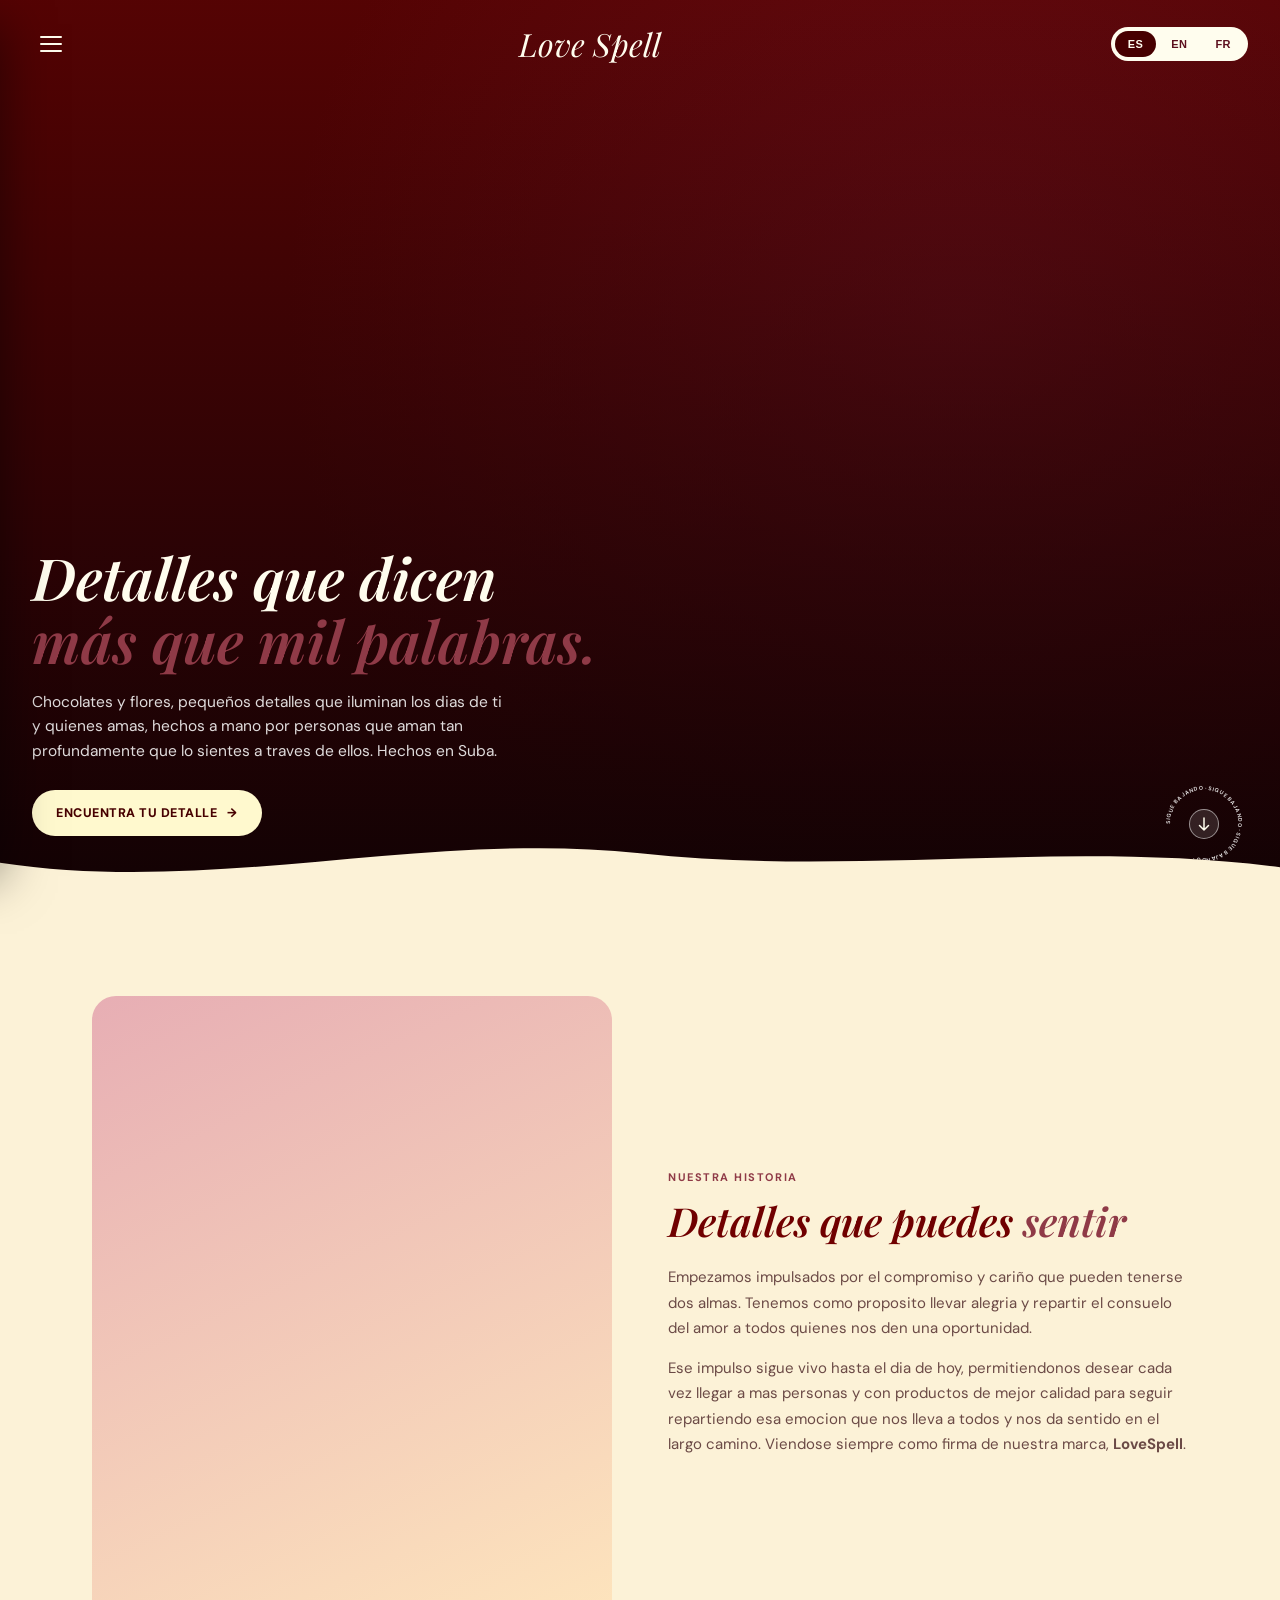
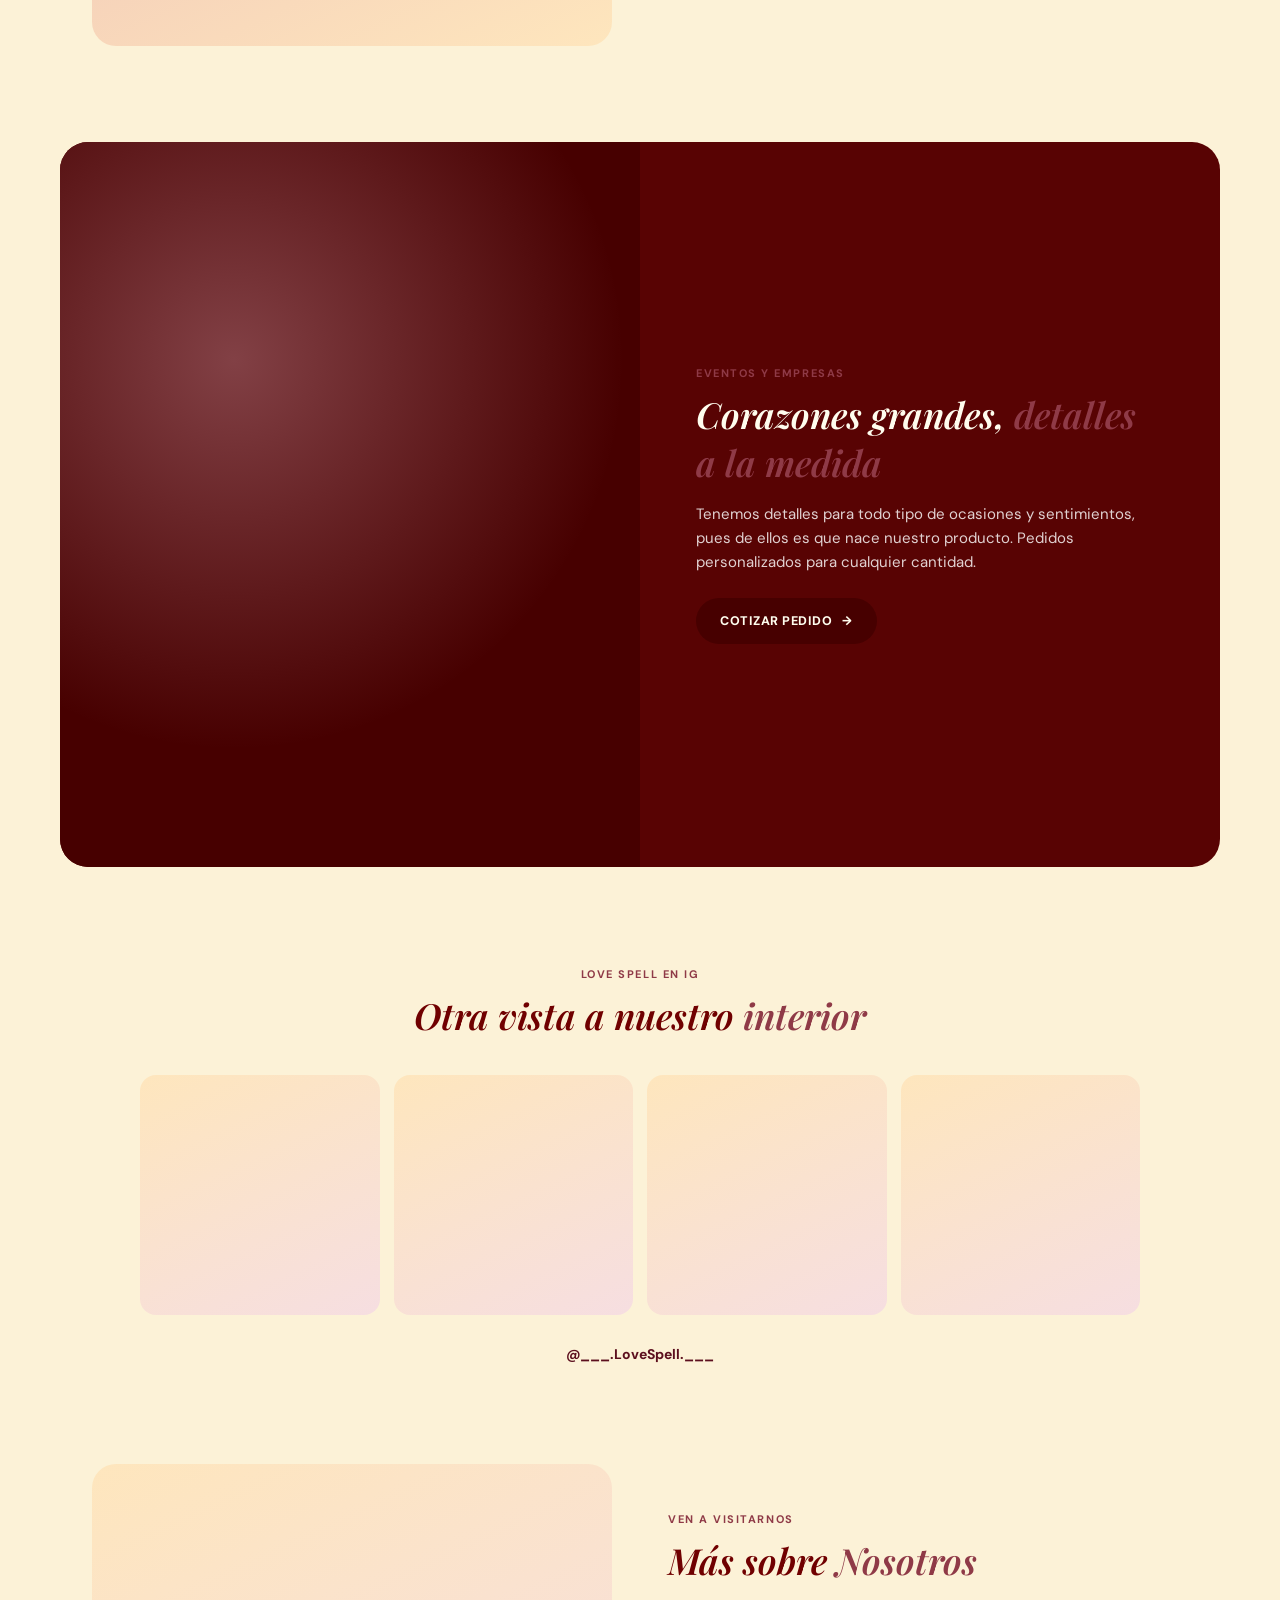
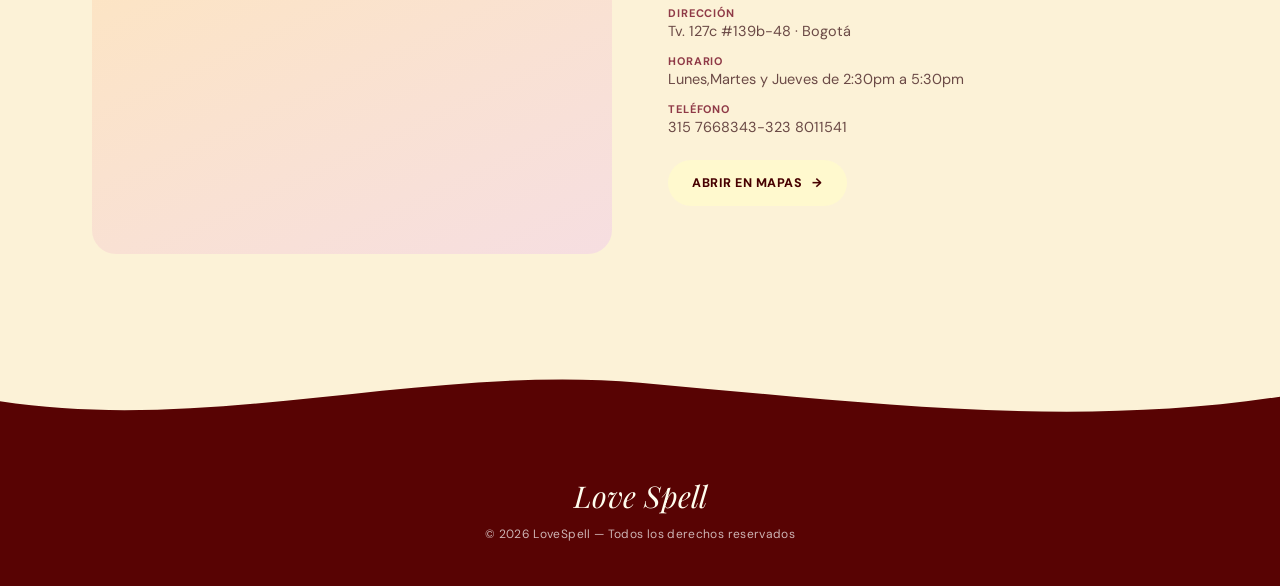
<file: LoveSpell.esp/Index.html>
<!DOCTYPE html>
<html lang="es">
<head>
<meta charset="UTF-8">
<meta name="viewport" content="width=device-width, initial-scale=1.0">
<title>Love Spell</title>
<link rel="preconnect" href="https://fonts.googleapis.com">
<link href="https://fonts.googleapis.com/css2?family=DM+Sans:ital,wght@0,400;0,500;0,600;0,700;0,800;1,400&family=Anton&family=Playfair+Display:ital@1&display=swap" rel="stylesheet">
<link rel="stylesheet" href="./css/Index.css">
</head>
<body>

<!-- NAV -->
<header class="nav">
  <div class="menu-wrap">
    <button class="menu-btn" id="menuBtn" aria-label="Abrir menú" aria-expanded="false" aria-controls="mobileMenu">
      <span></span><span></span><span></span>
    </button>
  </div>

  <a href="#" class="logo">Love Spell</a>

  <div class="lang-switch">
    <button class="lang-pill active" type="button" data-lang="es">ES</button>
    <button class="lang-pill" type="button" data-lang="en">EN</button>
    <button class="lang-pill" type="button" data-lang="fr">FR</button>
  </div>
</header>

<!-- FONDO OSCURO AL ABRIR EL MENÚ -->
<div class="menu-backdrop" id="menuBackdrop"></div>

<!-- MENÚ LATERAL (OFF-CANVAS) -->
<nav class="mobile-menu" id="mobileMenu" aria-hidden="true">
  <span class="mobile-menu__logo">Love Spell</span>

  <ul class="mobile-menu__list">
    <li><a href="../LoveSpell.esp/paginas/Login.html" data-i18n="login">Login</a></li>
    <li><a href="../LoveSpell.esp/paginas/Registrarse.html" data-i18n="signup">Sign up</a></li>
    <li><a href="../LoveSpell.esp/paginas/Catalogo.html" data-i18n="products">Productos</a></li>
    <li><a href="#historia-detalles" data-i18n="our_story">Nuestra historia</a></li>
    <li><a href="#visita" data-i18n="visit_us">Visítanos</a></li>
    <li><a href="#" data-i18n="events">Eventos y empresas</a></li>
  </ul>
</nav>

<!-- HERO -->
<section class="hero">
  <div class="hero__media">
    <!-- Reemplaza este div por tu foto real:
         <img src="tu-foto.jpg" alt="..."> dentro de .hero__media -->
    <div class="hero__media-placeholder"></div>
  </div>

  <div class="hero__content">

    <h1 class="hero__headline">
      <span data-i18n="hero_title">Detalles que dicen</span><br>
      <em data-i18n="hero_title_em">más que mil palabras.</em>
    </h1>

    <p class="hero__text" data-i18n="hero_text">
      Chocolates y flores, pequeños detalles que iluminan los dias de ti y quienes amas, hechos a mano por personas que aman tan profundamente que lo sientes a traves de ellos. Hechos en Suba.
    </p>

    <a href="../LoveSpell.esp/paginas/Catalogo.html" class="cta-pill">
      <span data-i18n="hero_button">Encuentra tu detalle</span> <span>→</span>
    </a>
  </div>

  <a href="#historia-detalles" class="scroll-badge" aria-label="Sigue bajando">
    <svg viewBox="0 0 160 160" class="scroll-badge__ring">
      <defs>
        <path id="badge-circle" d="M80,80 m-62,0 a62,62 0 1,1 124,0 a62,62 0 1,1 -124,0"/>
      </defs>

      <text>
        <textPath href="#badge-circle" data-i18n="scroll_text">
          SIGUE BAJANDO · SIGUE BAJANDO · SIGUE BAJANDO ·
        </textPath>
      </text>
    </svg>

    <span class="scroll-badge__icon">
      <svg viewBox="0 0 24 24" width="18" height="18" fill="none">
        <path d="M12 4v16m0 0l-6-6m6 6l6-6"
              stroke="currentColor"
              stroke-width="2"
              stroke-linecap="round"
              stroke-linejoin="round"/>
      </svg>
    </span>
  </a>

  <!-- ONDA DE TRANSICIÓN AL FINAL DEL HERO -->
  <div class="wave-divider wave-divider--hero" aria-hidden="true">
    <svg viewBox="0 0 1440 120" preserveAspectRatio="none" xmlns="http://www.w3.org/2000/svg">
      <path d="M0,56 C240,112 480,0 720,40 C960,80 1200,16 1440,64 L1440,120 L0,120 Z"></path>
    </svg>
  </div>
</section>

<!-- HISTORIA -->
<section class="historia" id="historia-detalles">
  <div class="historia__media">
    <div class="historia__media-placeholder"></div>
  </div>

  <div class="historia__copy">
    <span class="eyebrow" data-i18n="story_label">Nuestra historia</span>

    <h2>
      <span data-i18n="story_title">Detalles que puedes</span>
      <em data-i18n="story_title_em">sentir</em>
    </h2>

    <p data-i18n="story_text_1">
      Empezamos impulsados por el compromiso y cariño que pueden tenerse dos almas. Tenemos como proposito llevar alegria y repartir el consuelo del amor a todos quienes nos den una oportunidad.
    </p>

    <p>
      <span data-i18n="story_text_2">
        Ese impulso sigue vivo hasta el dia de hoy, permitiendonos desear cada vez llegar a mas personas y con productos de mejor calidad para seguir repartiendo esa emocion que nos lleva a todos y nos da sentido en el largo camino.
      </span>
      <span data-i18n="story_text_3"> Viendose siempre como firma de nuestra marca,</span>
      <strong>LoveSpell</strong>.
    </p>
  </div>
</section>

<!-- CATERING -->
<section class="catering">
  <div class="catering__media">
    <div class="catering__media-placeholder"></div>
  </div>

  <div class="catering__copy">
    <span class="eyebrow" data-i18n="events_label">Eventos y empresas</span>

    <h2>
      <span data-i18n="events_title">Corazones grandes,</span>
      <em data-i18n="events_title_em">detalles a la medida</em>
    </h2>

    <p data-i18n="events_text">
      Tenemos detalles para todo tipo de ocasiones y sentimientos, pues de ellos es que nace nuestro producto. Pedidos personalizados para cualquier cantidad.
    </p>

    <a href="../LoveSpell.esp/paginas/Categorias_Catalogo/Catalogo_7.html" class="cta-pill cta-pill--dark">
      <span data-i18n="quote_button">Cotizar pedido</span> <span>→</span>
    </a>
  </div>
</section>

<!-- INSTAGRAM -->
<section class="insta">
  <span class="eyebrow eyebrow--center" data-i18n="instagram_label">
    Love Spell en ig
  </span>

  <h2 class="insta__title">
    <span data-i18n="instagram_title">Otra vista a nuestro</span>
    <em data-i18n="instagram_title_em">interior</em>
  </h2>

  <div class="insta__grid">
    <div class="insta__ph"></div>
    <div class="insta__ph"></div>
    <div class="insta__ph"></div>
    <div class="insta__ph"></div>
  </div>

  <a href="#" class="insta__link">@___.LoveSpell.___</a>
</section>

<!-- UBICACIÓN -->
<section class="ubicacion" id="visita">
  <div class="ubicacion__map">
    <div class="ubicacion__map-placeholder"></div>
  </div>

  <div class="ubicacion__info">
    <span class="eyebrow" data-i18n="visit_label">
      Ven a visitarnos
    </span>

    <h2>
      <span data-i18n="visit_title">Más sobre</span>
      <em data-i18n="visit_title_em"> Nosotros</em>
    </h2>

    <dl>
      <div>
        <dt data-i18n="address_label">Dirección</dt>
        <dd>Tv. 127c #139b-48 · Bogotá</dd>
      </div>

      <div>
        <dt data-i18n="schedule_label">Horario</dt>
        <dd data-i18n="schedule">
          Lunes,Martes y Jueves de 2:30pm a 5:30pm
        </dd>
      </div>

      <div>
        <dt data-i18n="phone_label">Teléfono</dt>
        <dd>315 7668343-323 8011541</dd>
      </div>
    </dl>

    <a href="https://www.google.com/maps/place/Colegio+Pedag%C3%B3gico+Dulce+Mar%C3%ADa/@4.7469842,-74.1109935,17z/data=!3m1!4b1!4m6!3m5!1s0x8e3f8489da6cf3cd:0xb43f6ed55362d206!8m2!3d4.7469842!4d-74.1084186!16s%2Fg%2F1yg6ngscq?entry=ttu&g_ep=EgoyMDI2MDgwMy4wIKXMDSoASAFQAw%3D%3D"
       class="cta-pill">
      <span data-i18n="maps_button">Abrir en mapas</span> <span>→</span>
    </a>
  </div>
</section>

<!-- ONDA DE TRANSICIÓN AL FOOTER -->
<div class="wave-divider" aria-hidden="true">
  <svg viewBox="0 0 1440 120" preserveAspectRatio="none" xmlns="http://www.w3.org/2000/svg">
    <path d="M0,64 C240,120 480,0 720,32 C960,64 1200,112 1440,56 L1440,120 L0,120 Z"></path>
  </svg>
</div>

<!-- FOOTER -->
<footer class="footer">
  <span class="logo logo--footer">Love Spell</span>

  <p data-i18n="footer">
    © 2026 LoveSpell — Todos los derechos reservados
  </p>
</footer>

<!-- JAVASCRIPT EXTERNO -->
<script src="./js/Index.js"></script>

</body>
</html>
</file>
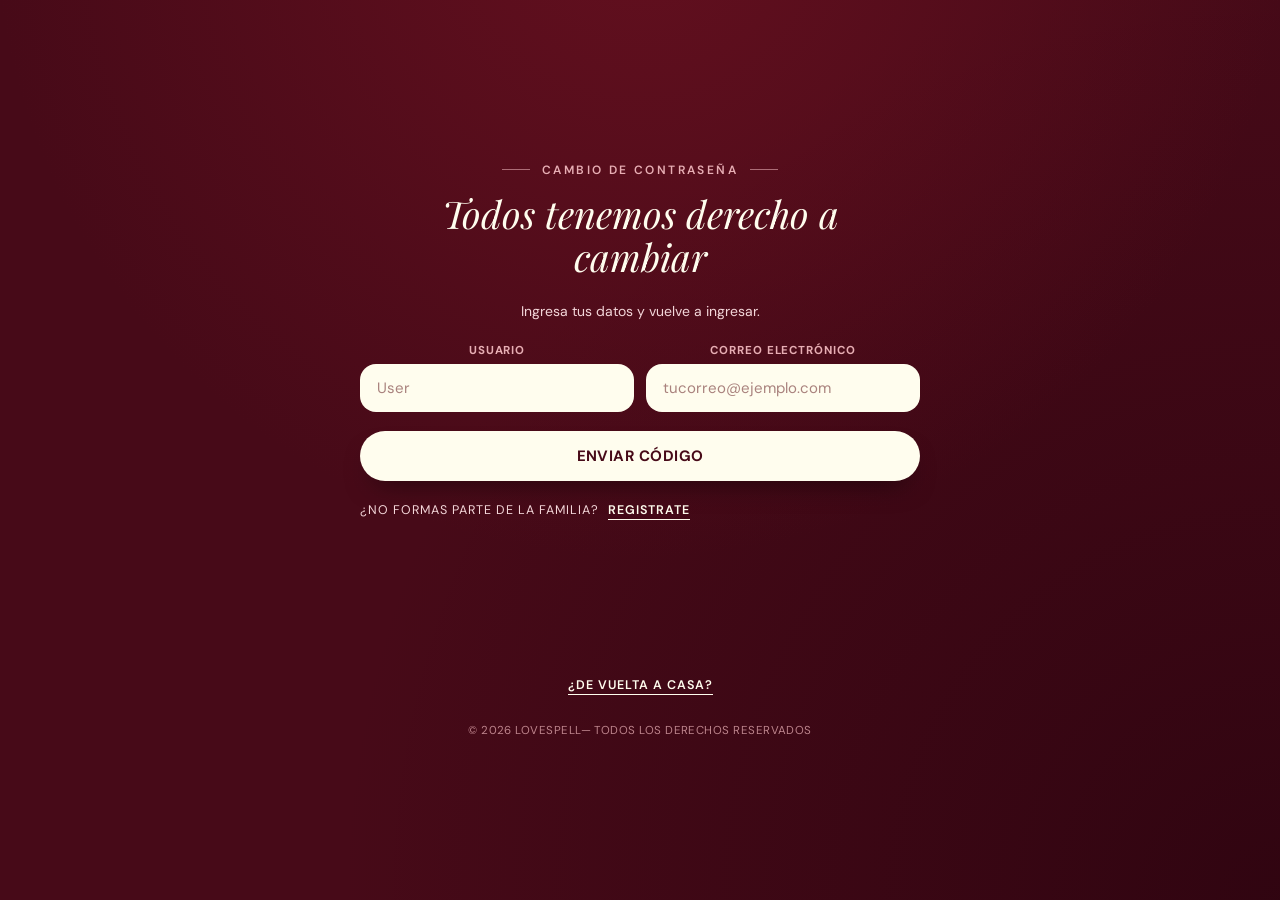
<file: LoveSpell.esp/paginas/Cambiar_contraseña.html>
<!DOCTYPE html>
<html lang="es">
<head>
    <meta charset="UTF-8">
    <meta name="viewport" content="width=device-width, initial-scale=1.0">
    <title>LoveSpell</title>
    <link rel="preconnect" href="https://fonts.googleapis.com">
    <link href="https://fonts.googleapis.com/css2?family=DM+Sans:ital,wght@0,400;0,500;0,600;0,700;0,800;1,400&family=Anton&family=Playfair+Display:ital@1&display=swap" rel="stylesheet">
    <link rel="stylesheet" href="../css/Registrarse.css">
</head>
<body class="body">

    <div class="page">

        <!-- TÍTULO -->
        <header class="hero">
            <div class="eyebrow-line">
                <span></span>
              Cambio de contraseña
                <span></span>
            </div>

            <h1 class="headline">
        Todos tenemos derecho a
                <br>
              <em>cambiar</em>
            </h1>
        </header>

        <!-- FORMULARIO -->
        <section class="form-section" id="registro">

            <p class="intro">
              Ingresa tus datos y vuelve a ingresar.
            </p>

                <div class="field-row">
                    
                    <div class="field">
                        <label for="user">Usuario</label>
                       <input type="text" name="usuario" id="user" placeholder="User" required size="20" maxlength="60">
                    </div>
                    <div class="field">
                        <label for="email">Correo electrónico</label>
                        <input type="email" id="email" name="correo" placeholder="tucorreo@ejemplo.com" required>
                    </div>
                </div>
                

                <input type="submit" name="enviar" id="enviar" value="Enviar código">

            </form>
            <br><br>

               <label class="checkbox-line">
                   
                    ¿No formas parte de la familia? <a href="./Registrarse.html">Registrate</a>
                </label>
<br><br><br><br>



        </section>
        <br><br><br> 

  <label class="checkbox-line">
                   
                     <a href="../Index.html">¿De vuelta a casa?</a>
                </label>


        <p class="footer">&copy; 2026 LoveSpell— Todos los derechos reservados</p>

    </div>

    <script>
        function togglePass(){
            const input = document.getElementById('password');
            const btn = document.querySelector('.toggle-pass');
            const showing = input.type === 'text';
            input.type = showing ? 'password' : 'text';
            btn.textContent = showing ? 'Ver' : 'Ocultar';
        }
    </script>

</body>
</html>
</file>
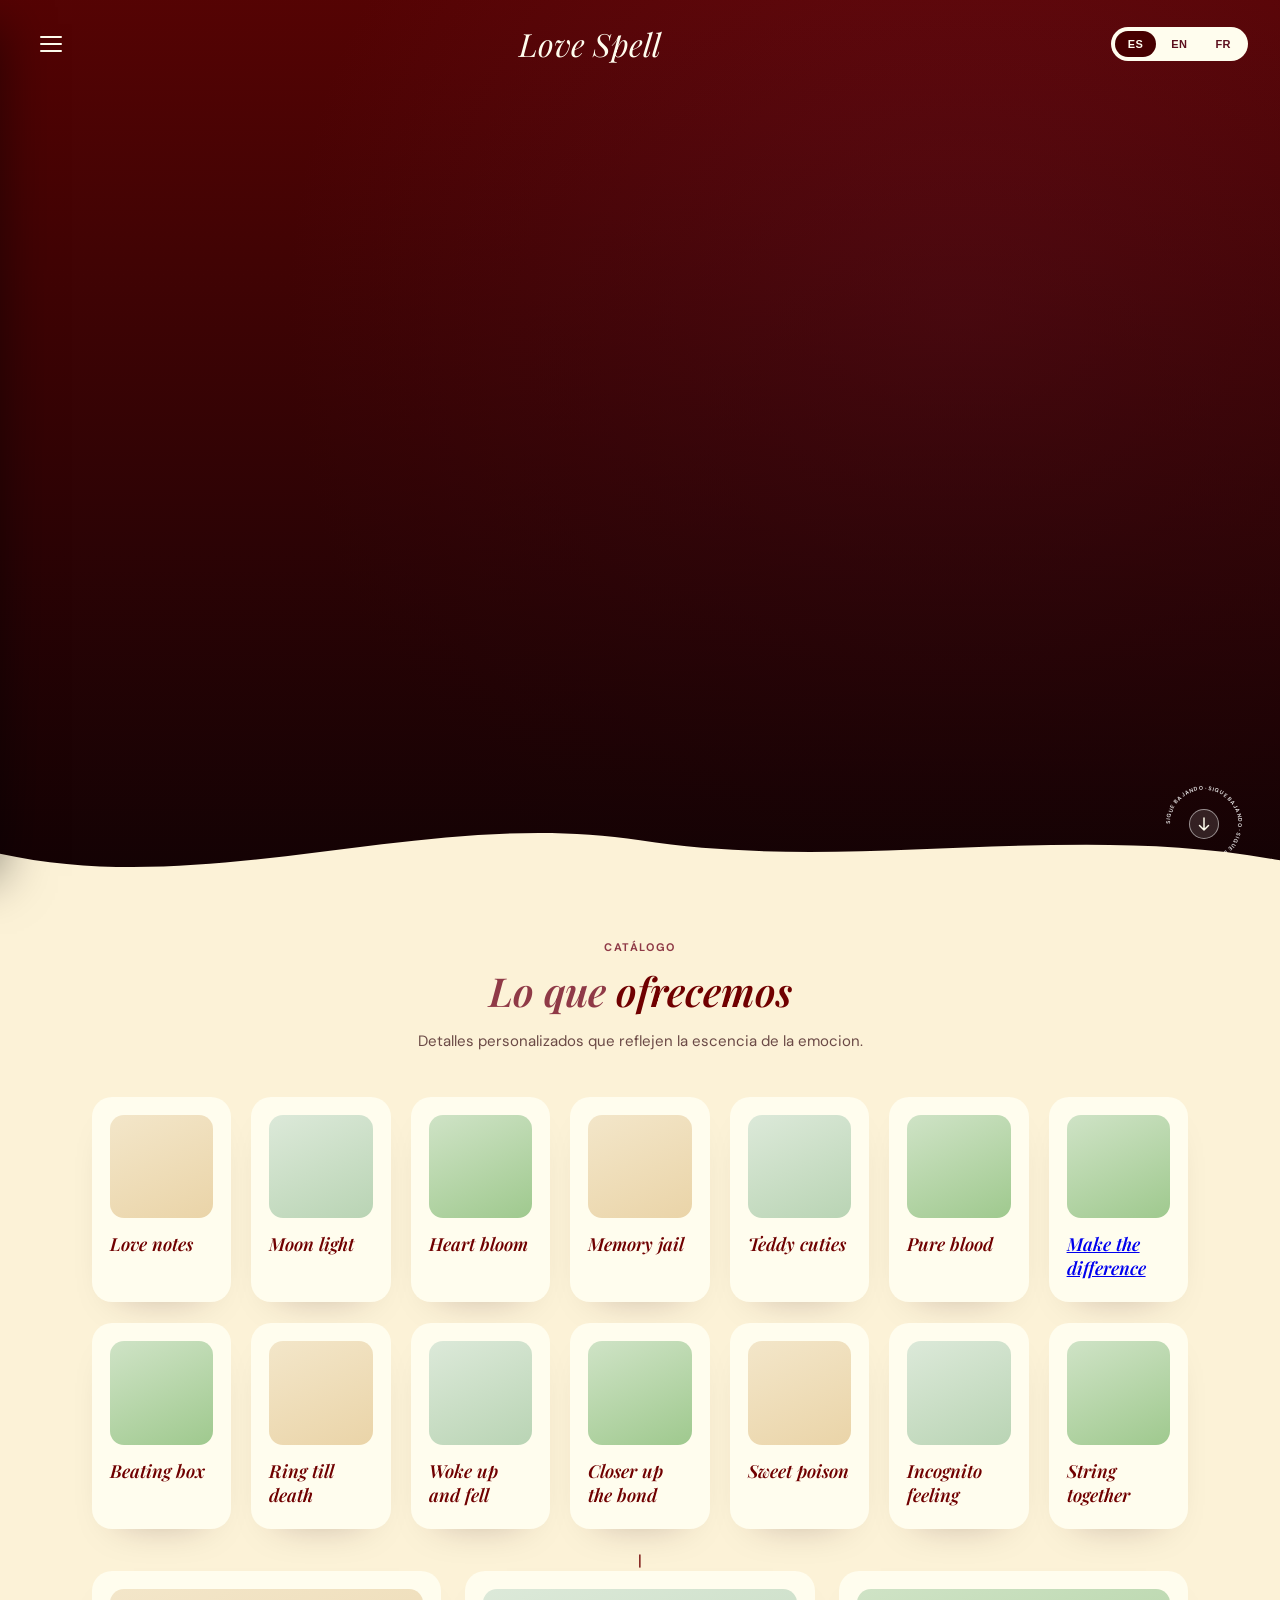
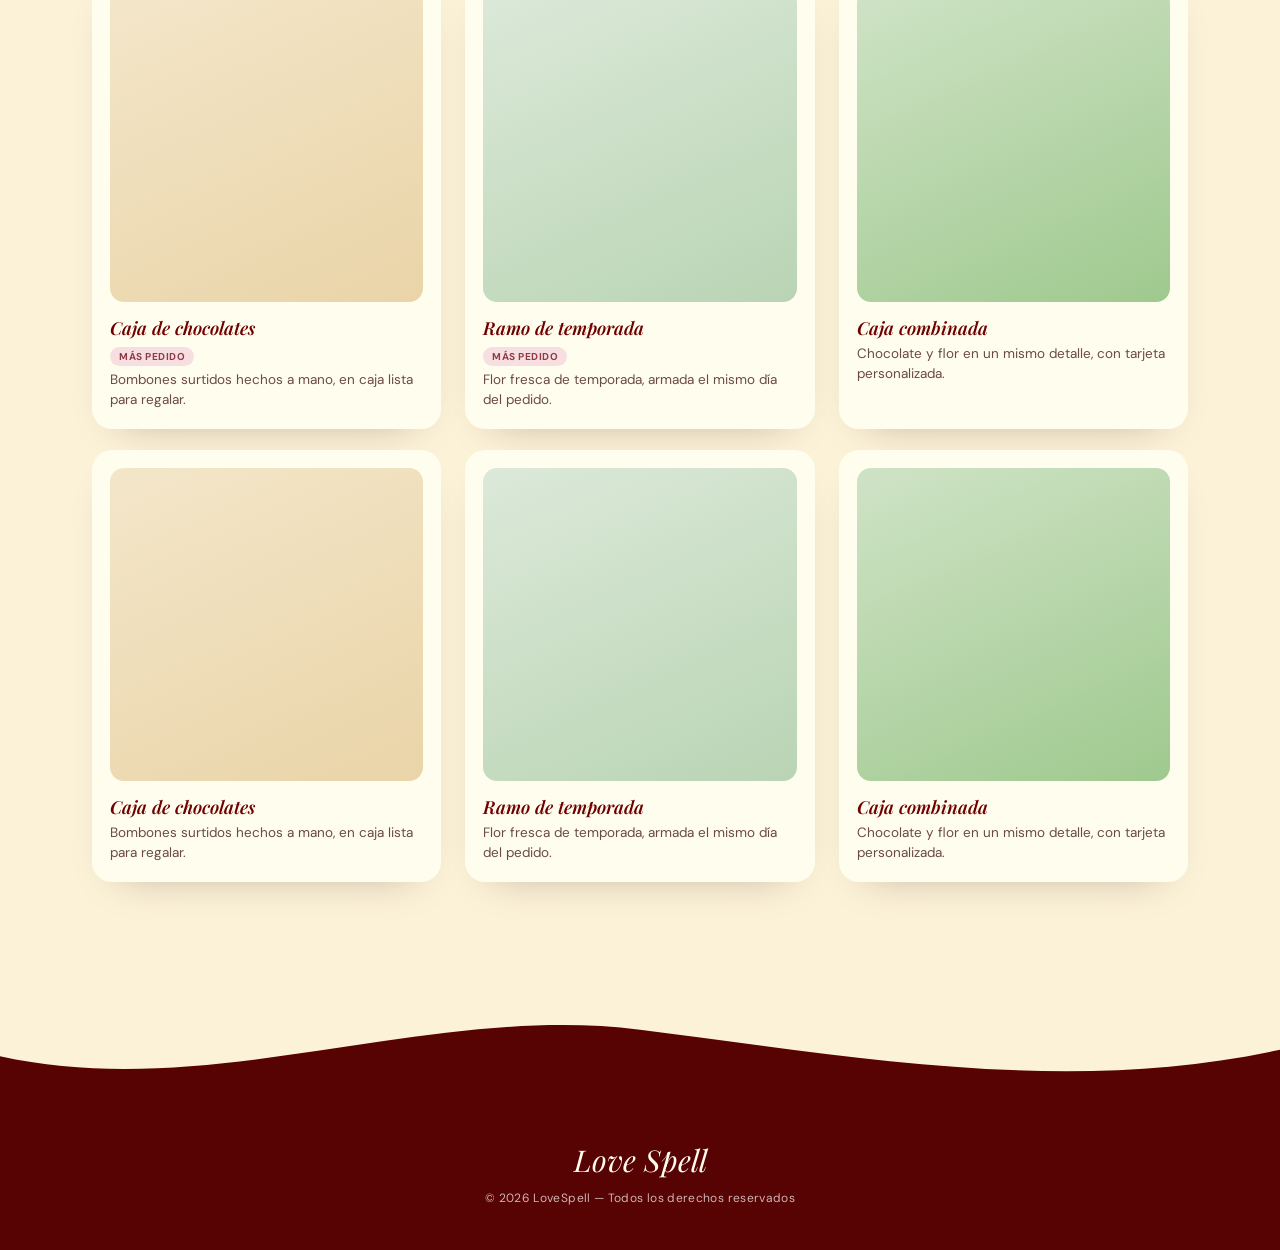
<file: LoveSpell.esp/paginas/Catalogo.html>
<!DOCTYPE html>
<html lang="es">
<head>
<meta charset="UTF-8">
<meta name="viewport" content="width=device-width, initial-scale=1.0">
<title>Love Spell</title>
<link rel="preconnect" href="https://fonts.googleapis.com">
<link href="https://fonts.googleapis.com/css2?family=DM+Sans:ital,wght@0,400;0,500;0,600;0,700;0,800;1,400&family=Anton&family=Playfair+Display:ital@1&display=swap" rel="stylesheet">
<link rel="stylesheet" href="../css/Catalogo.css">
</head>
<body>



<!-- NAV -->
<header class="nav">
  <div class="menu-wrap">
    <button class="menu-btn" id="menuBtn" aria-label="Abrir menú" aria-expanded="false" aria-controls="mobileMenu">
      <span></span><span></span><span></span>
    </button>
  </div>

  <a href="../Index.html" class="logo">Love Spell</a>
  <div class="lang-switch">
    <button class="lang-pill active" type="button">ES</button>
    <button class="lang-pill" type="button">EN</button>
    <button class="lang-pill" type="button">FR</button>
  </div>
</header>

<!-- FONDO OSCURO AL ABRIR EL MENÚ -->
<div class="menu-backdrop" id="menuBackdrop"></div>

<!-- MENÚ LATERAL (OFF-CANVAS) -->
<nav class="mobile-menu" id="mobileMenu" aria-hidden="true">
  <span class="mobile-menu__logo">Love Spell</span>
  <ul class="mobile-menu__list">
    <li><a href="../paginas/Login.html">Login</a></li>
    <li><a href="../paginas/Registrarse.html">Sign up</a></li>
   <li><a href="../Index.html">Home</a></li>
 
  </ul>
</nav>

<!-- HERO -->
<section class="hero">
  <div class="hero__media">
    <!-- Reemplaza este div por tu foto real:
         <img src="tu-foto.jpg" alt="..."> dentro de .hero__media -->
    <div class="hero__media-placeholder"></div>
  </div>

 

  <a href="#historia-detalles" class="scroll-badge" aria-label="Sigue bajando">
    <svg viewBox="0 0 160 160" class="scroll-badge__ring">
      <defs><path id="badge-circle" d="M80,80 m-62,0 a62,62 0 1,1 124,0 a62,62 0 1,1 -124,0"/></defs>
      <text><textPath href="#badge-circle">SIGUE BAJANDO · SIGUE BAJANDO · SIGUE BAJANDO ·</textPath></text>
    </svg>
    <span class="scroll-badge__icon">
      <svg viewBox="0 0 24 24" width="18" height="18" fill="none"><path d="M12 4v16m0 0l-6-6m6 6l6-6" stroke="currentColor" stroke-width="2" stroke-linecap="round" stroke-linejoin="round"/></svg>
    </span>
  </a>

  <!-- ONDA DE TRANSICIÓN AL FINAL DEL HERO -->
  <div class="wave-divider wave-divider--hero" aria-hidden="true">
    <svg viewBox="0 0 1440 120" preserveAspectRatio="none" xmlns="http://www.w3.org/2000/svg">
      <path d="M0,56 C240,112 480,0 720,40 C960,80 1200,16 1440,64 L1440,120 L0,120 Z"></path>
    </svg>
  </div>
</section>




<!-- CARTA -->
<section class="carta" id="catalogo">
  <span class="eyebrow eyebrow--center">Catálogo</span>
  <h2 class="carta__title"><em>Lo que</em> ofrecemos</h2>
  <p class="carta__intro">Detalles personalizados que reflejen la escencia de la emocion.</p>

 <div class="carta__grido">
    <article class="card">
      <div class="card__img card__img--a"></div>
      <h3>Love notes</h3>    
    </article>
    <article class="card">
      <div class="card__img card__img--b"></div>
      <h3>Moon light</h3>
     
   
    </article>
    <article class="card">
      <div class="card__img card__img--c"></div>
      <h3>Heart bloom</h3>
        </article>
            <article class="card">
      <div class="card__img card__img--a"></div>
      <h3>Memory jail</h3>
      
      
    </article>
    <article class="card">
      <div class="card__img card__img--b"></div>
      <h3>Teddy cuties </h3>
      
    </article>
    <article class="card">
      <div class="card__img card__img--c"></div>
      <h3>Pure blood</h3>
    
        </article>
      <article class="card">
      <div class="card__img card__img--c"></div>
     <h3><a href="../paginas/Categorias_Catalogo/Catalogo_7.html"> Make the difference </a></h3>
                </label>
    
        </article>
       </div>
    <br>
 <div class="carta__grido">

  <article class="card">
      <div class="card__img card__img--c"></div>
      <h3>Beating box</h3>
    
        </article>
    <article class="card">
      <div class="card__img card__img--a"></div>
      <h3>Ring till death</h3>    
    </article>
    <article class="card">
      <div class="card__img card__img--b"></div>
      <h3>Woke up and fell</h3>
     
   
    </article>
    <article class="card">
      <div class="card__img card__img--c"></div>
      <h3>Closer up the bond</h3>
        </article>
            <article class="card">
      <div class="card__img card__img--a"></div>
      <h3>Sweet poison</h3>
      
      
    </article>
    <article class="card">
      <div class="card__img card__img--b"></div>
      <h3>Incognito feeling</h3>
      
    </article>
    <article class="card">
      <div class="card__img card__img--c"></div>
      <h3>String together</h3>
    
        </article>
       </div>
       <br>|

  <div class="carta__grid">
    <article class="card">
      <div class="card__img card__img--a"></div>
      <h3>Caja de chocolates</h3>
      <span class="tag">Más pedido</span>
      <p>Bombones surtidos hechos a mano, en caja lista para regalar.</p>
    </article>
    <article class="card">
      <div class="card__img card__img--b"></div>
      <h3>Ramo de temporada</h3>
      <span class="tag">Más pedido</span>
      <p>Flor fresca de temporada, armada el mismo día del pedido.</p>
    </article>
    <article class="card">
      <div class="card__img card__img--c"></div>
      <h3>Caja combinada</h3>
      <p>Chocolate y flor en un mismo detalle, con tarjeta personalizada.</p>
        </article>
       </div>
    <br>
    <div class="carta__grid">
    <article class="card">
      <div class="card__img card__img--a"></div>
      <h3>Caja de chocolates</h3>
      <p>Bombones surtidos hechos a mano, en caja lista para regalar.</p>
    </article>
    <article class="card">
      <div class="card__img card__img--b"></div>
      <h3>Ramo de temporada</h3>
      <p>Flor fresca de temporada, armada el mismo día del pedido.</p>
    </article>
    <article class="card">
      <div class="card__img card__img--c"></div>
      <h3>Caja combinada</h3>
      <p>Chocolate y flor en un mismo detalle, con tarjeta personalizada.</p>
    </article>
  </div>
  <br>
</section>







<!-- ONDA DE TRANSICIÓN AL FOOTER -->
<div class="wave-divider" aria-hidden="true">
  <svg viewBox="0 0 1440 120" preserveAspectRatio="none" xmlns="http://www.w3.org/2000/svg">
    <path d="M0,64 C240,120 480,0 720,32 C960,64 1200,112 1440,56 L1440,120 L0,120 Z"></path>
  </svg>
</div>

<!-- FOOTER -->
<footer class="footer">
  <span class="logo logo--footer">Love Spell</span>
  <p>© 2026 LoveSpell — Todos los derechos reservados</p>
</footer>

<script>
  const menuBtn = document.getElementById('menuBtn');
  const mobileMenu = document.getElementById('mobileMenu');
  const menuBackdrop = document.getElementById('menuBackdrop');

  function openMenu(){
    menuBtn.setAttribute('aria-expanded', 'true');
    mobileMenu.setAttribute('aria-hidden', 'false');
    menuBtn.classList.add('is-open');
    mobileMenu.classList.add('is-open');
    menuBackdrop.classList.add('is-open');
    document.body.classList.add('menu-open');
  }
  function closeMenu(){
    menuBtn.setAttribute('aria-expanded', 'false');
    mobileMenu.setAttribute('aria-hidden', 'true');
    menuBtn.classList.remove('is-open');
    mobileMenu.classList.remove('is-open');
    menuBackdrop.classList.remove('is-open');
    document.body.classList.remove('menu-open');
  }

  menuBtn.addEventListener('click', () => {
    const isOpen = menuBtn.getAttribute('aria-expanded') === 'true';
    isOpen ? closeMenu() : openMenu();
  });
  menuBackdrop.addEventListener('click', closeMenu);
  mobileMenu.querySelectorAll('a').forEach(link => link.addEventListener('click', closeMenu));
  document.addEventListener('keydown', e => { if(e.key === 'Escape') closeMenu(); });
</script>

</body>
</html>
</file>
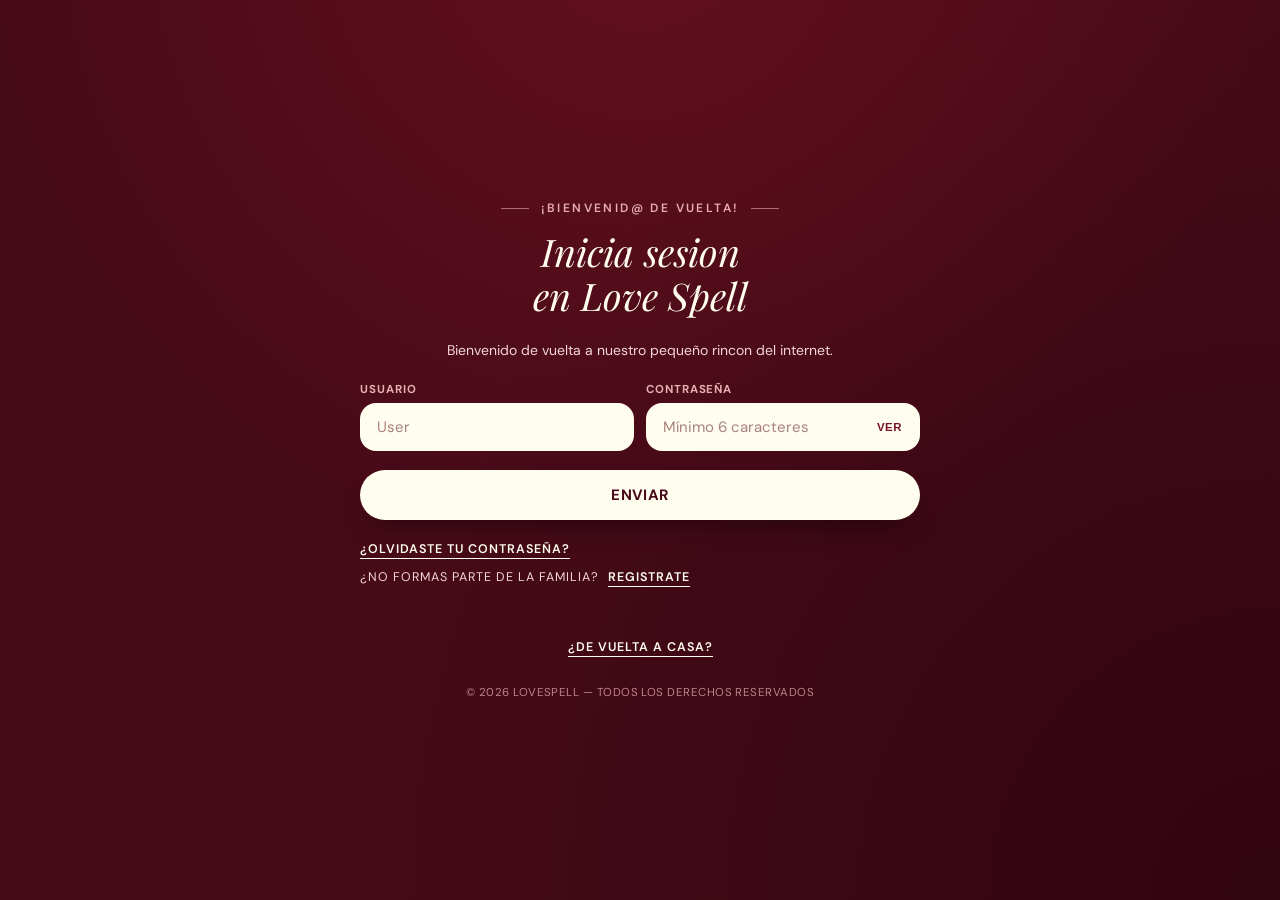
<file: LoveSpell.esp/paginas/Login.html>
<!DOCTYPE html>
<html lang="es">
<head>
    <meta charset="UTF-8">
    <meta name="viewport" content="width=device-width, initial-scale=1.0">
    <title>LoveSpell</title>
    <link rel="preconnect" href="https://fonts.googleapis.com">
    <link href="https://fonts.googleapis.com/css2?family=DM+Sans:ital,wght@0,400;0,500;0,600;0,700;0,800;1,400&family=Anton&family=Playfair+Display:ital@1&display=swap" rel="stylesheet">
    <link rel="stylesheet" href="../css/styleLogin.css">
</head>
<body class="body">
    
    <div class="page">
        <!-- TÍTULO -->
        <header class="hero">
            <div class="eyebrow-line">
                <span></span>
                ¡Bienvenid@ de vuelta!
                <span></span>
            </div>
    
            <h1 class="headline">
                Inicia sesion
                <br>
                en <em>Love Spell</em>
            </h1>
        </header>
    
        <!-- FORMULARIO -->
        <section class="form-section" id="registro">
    
            <p class="intro">
                Bienvenido de vuelta a nuestro pequeño rincon del internet.
            </p>
    
            <form method="post">
    
                <div class="field-row">
                
                    <div class="field">
                        <label for="user">Usuario</label>
                       <input type="text" name="usuario" id="user" placeholder="User" required size="20" maxlength="60">
                    </div>
    
                <div class="field">
                    <label for="password">Contraseña</label>
                    <div class="input-wrap">
                        <input type="password" name="password" id="password" placeholder="Mínimo 6 caracteres" required minlength="6">
                        <button type="button" class="toggle-pass" onclick="togglePass()">Ver</button>
                    </div>
                </div>
    </div>

                <input type="submit" name="enviar" id="enviar" value="Enviar">

            </form>
            <br>     <label class="checkbox-line">
                   
                     <a href="./Cambiar_contraseña.html" >¿Olvidaste tu contraseña?</a>
                </label>

              
                    <label class="checkbox-line">
                   
                    ¿No formas parte de la familia? <a href="./Registrarse.html">Registrate</a>
                </label>


        </section>
        <br><br>
 <label class="checkbox-line">
                   
                     <a href="../Index.html">¿De vuelta a casa?</a>
                </label>

        <p class="footer">&copy; 2026 LoveSpell — Todos los derechos reservados</p>

    </div>

    <script>
        function togglePass(){
            const input = document.getElementById('password');
            const btn = document.querySelector('.toggle-pass');
            const showing = input.type === 'text';
            input.type = showing ? 'password' : 'text';
            btn.textContent = showing ? 'Ver' : 'Ocultar';
        }
    </script>

</body>
</html>
</file>
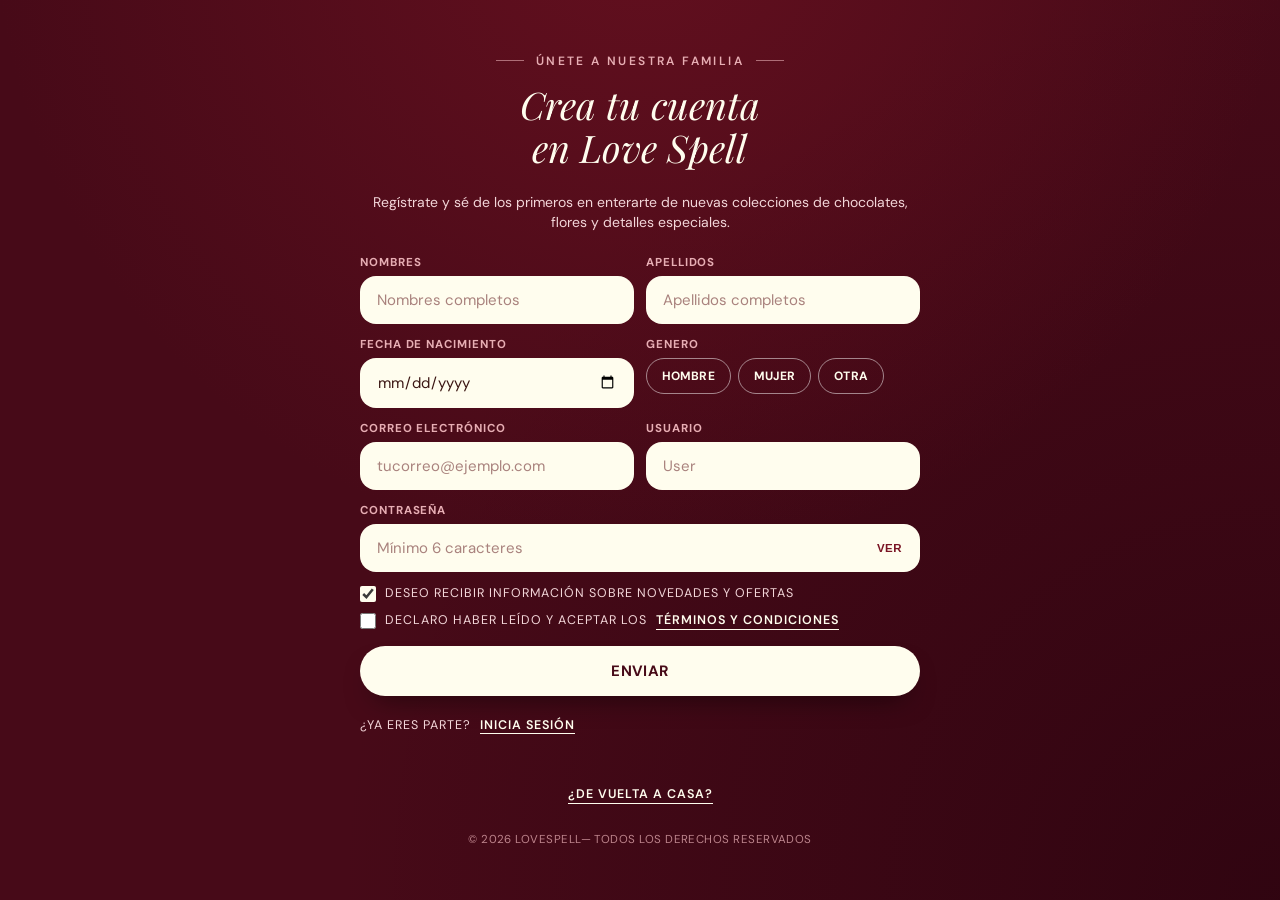
<file: LoveSpell.esp/paginas/Registrarse.html>
<!DOCTYPE html>
<html lang="es">
<head>
    <meta charset="UTF-8">
    <meta name="viewport" content="width=device-width, initial-scale=1.0">
    <title>LoveSpell</title>
    <link rel="preconnect" href="https://fonts.googleapis.com">
    <link href="https://fonts.googleapis.com/css2?family=DM+Sans:ital,wght@0,400;0,500;0,600;0,700;0,800;1,400&family=Anton&family=Playfair+Display:ital@1&display=swap" rel="stylesheet">
    <link rel="stylesheet" href="../css/Registrarse.css">
</head>
<body class="body">

    <div class="page">

        <!-- TÍTULO -->
        <header class="hero">
            <div class="eyebrow-line">
                <span></span>
                ÚNETE A NUESTRA FAMILIA
                <span></span>
            </div>

            <h1 class="headline">
                Crea tu cuenta
                <br>
                en <em>Love Spell</em>
            </h1>
        </header>

        <!-- FORMULARIO -->
        <section class="form-section" id="registro">

            <p class="intro">
                Regístrate y sé de los primeros en enterarte de nuevas colecciones de
                chocolates, flores y detalles especiales.
            </p>

            <form method="post">

                <div class="field-row">
                    <div class="field">
                        <label for="nombres">Nombres</label>
                        <input type="text" name="Nombres" id="nombres" placeholder="Nombres completos" required size="20" maxlength="50">
                    </div>
                    <div class="field">
                        <label for="apellidos">Apellidos</label>
                        <input type="text" name="Apellidos" id="apellidos" placeholder="Apellidos completos" required size="20" maxlength="50">
                    </div>
                </div>

                <div class="field-row">
                    <div class="field">
                        <label for="fecha-nacimiento">Fecha de nacimiento</label>
                        <input type="date" id="fecha-nacimiento" name="Fecha de nacimiento" required>
                    </div>
                    <div class="field">
                        <label>Genero</label>
                        <div class="chip-group">
                            <label class="chip">
                                <input type="radio" id="hombre" name="Genero" value="hombre" required>
                                <span>Hombre</span>
                            </label>
                            <label class="chip">
                                <input type="radio" id="mujer" name="Genero" value="mujer" required>
                                <span>Mujer</span>
                            </label>
                            <label class="chip">
                                <input type="radio" id="otra" name="Genero" value="otro" required>
                                <span>Otra</span>
                            </label>
                        </div>
                    </div>
                </div>

                <div class="field-row">
                    <div class="field">
                        <label for="email">Correo electrónico</label>
                        <input type="email" id="email" name="correo" placeholder="tucorreo@ejemplo.com" required maxlength="500">
                    </div>
                    <div class="field">
                        <label for="user">Usuario</label>
                        <input type="text" name="usuario" id="user" placeholder="User" required size="20" maxlength="60">
                    </div>
                </div>

                <div class="field">
                    <label for="password">Contraseña</label>
                    <div class="input-wrap">
                        <input type="password" name="password" id="password" placeholder="Mínimo 6 caracteres" required minlength="6" maxlength="100">
                        <button type="button" class="toggle-pass" onclick="togglePass()">Ver</button>
                    </div>
                </div>

                <label class="checkbox-line">
                    <input type="checkbox" id="novedades" name="novedades y ofertas" checked>
                    Deseo recibir información sobre novedades y ofertas
                </label>

                <label class="checkbox-line">
                    <input type="checkbox" id="condiciones" name="condiciones" required>
                    Declaro haber leído y aceptar los <a href="../paginas/TyC.html">términos y condiciones</a>
                </label>

                <input type="submit" name="enviar" id="enviar" value="Enviar">

            </form>
            <br>

         
                <label class="checkbox-line">
                   
                    ¿Ya eres parte? <a href="./Login.html">Inicia sesión</a>
                </label>


        </section>
     <br><br>
 <label class="checkbox-line">
                   
                     <a href="../Index.html">¿De vuelta a casa?</a>
                </label>
        <p class="footer">&copy; 2026 LoveSpell— Todos los derechos reservados</p>

    </div>

    <script>
        function togglePass(){
            const input = document.getElementById('password');
            const btn = document.querySelector('.toggle-pass');
            const showing = input.type === 'text';
            input.type = showing ? 'password' : 'text';
            btn.textContent = showing ? 'Ver' : 'Ocultar';
        }
    </script>

</body>
</html>
</file>
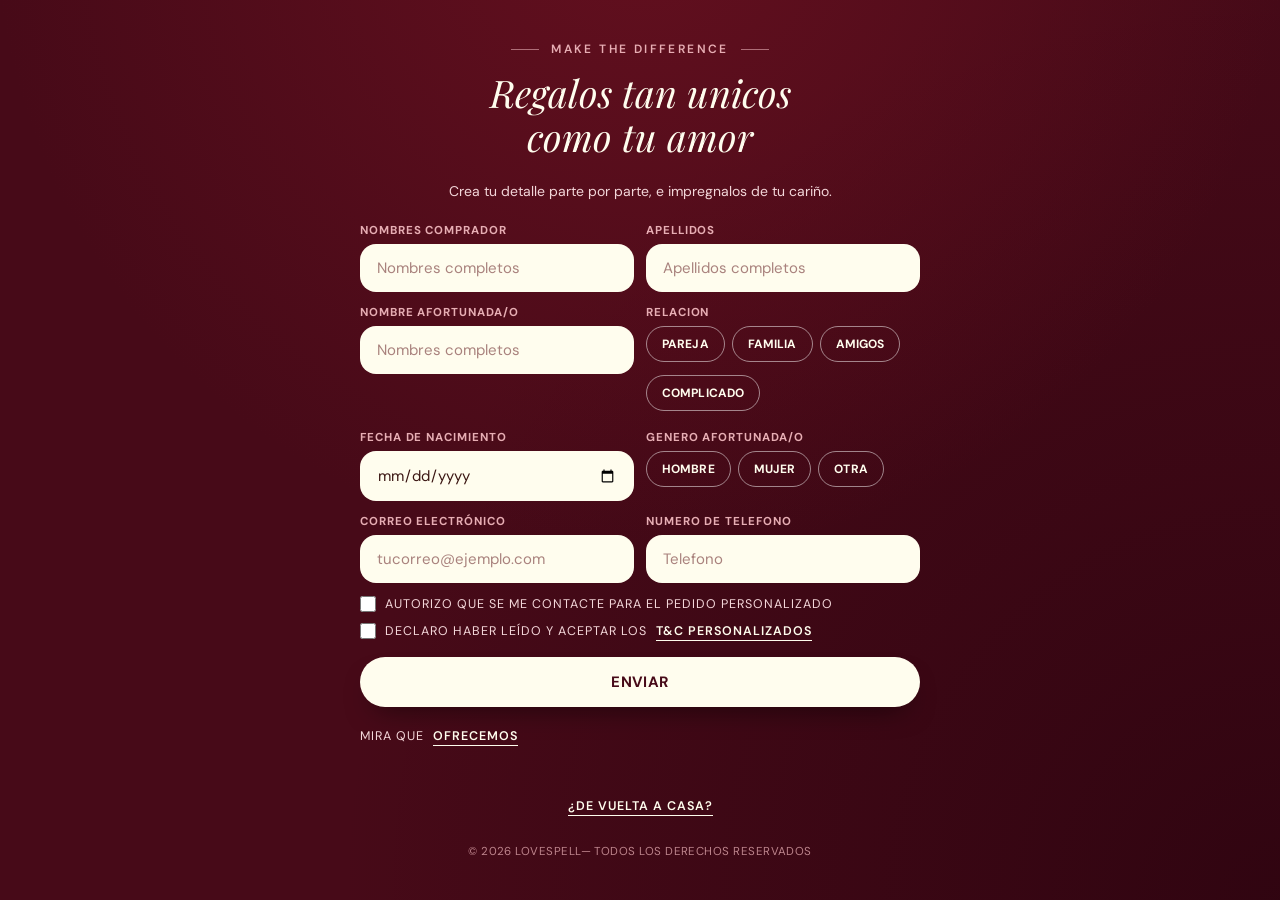
<file: LoveSpell.esp/paginas/Categorias_Catalogo/Catalogo_7.html>
<!DOCTYPE html>
<html lang="es">
<head>
    <meta charset="UTF-8">
    <meta name="viewport" content="width=device-width, initial-scale=1.0">
    <title>LoveSpell</title>
    <link rel="preconnect" href="https://fonts.googleapis.com">
    <link href="https://fonts.googleapis.com/css2?family=DM+Sans:ital,wght@0,400;0,500;0,600;0,700;0,800;1,400&family=Anton&family=Playfair+Display:ital@1&display=swap" rel="stylesheet">
    <link rel="stylesheet" href="Categorias_Catalogo.css">
</head>
<body class="body">

    <div class="page">

        <!-- TÍTULO -->
        <header class="hero">
            <div class="eyebrow-line">
                <span></span>
                Make the difference
                <span></span>
            </div>

            <h1 class="headline">
               Regalos tan unicos 
                <br>
                como tu <em>amor</em>
            </h1>
        </header>

        <!-- FORMULARIO -->
        <section class="form-section" id="registro">

            <p class="intro">
                Crea tu detalle parte por parte, e impregnalos de tu cariño.
            </p>

            <form method="post">

                <div class="field-row">
                    <div class="field">
                        <label for="nombres">Nombres Comprador</label>
                        <input type="text" name="Nombres " id="nombres" placeholder="Nombres completos" required size="20" maxlength="50">
                    </div>
                    <div class="field">
                        <label for="apellidos">Apellidos</label>
                        <input type="text" name="Apellidos" id="apellidos" placeholder="Apellidos completos" required size="20" maxlength="50">
                    </div>
                </div>
            

                <div class="field-row">
                    <div class="field">
                        <label for="nombres">Nombre Afortunada/o</label>
                        <input type="text" name="Nombres " id="nombres" placeholder="Nombres completos" required size="20" maxlength="50">
                    </div>
                    <div class="field">
                        <label>Relacion</label>
                        <div class="chip-group">
                            <label class="chip">
                                <input type="radio" id="pareja" name="relacion" value="pareja" required>
                                <span>Pareja</span>
                            </label>
                             <label class="chip">
                                <input type="radio" id="familia" name="relacion" value="Familia" required>
                                <span>Familia</span>
                            </label>
                            <label class="chip">
                                <input type="radio" id="amigos" name="relacion" value="amigos" required>
                                <span>Amigos</span>
                            </label>
                            <label class="chip">
                                <input type="radio" id="complicado" name="relacion" value="complicado" required>
                                <span>complicado</span>
                            </label>
                        </div>
                    </div>
                </div>
            

                <div class="field-row">
                    <div class="field">
                        <label for="fecha-nacimiento">Fecha de nacimiento</label>
                        <input type="date" id="fecha-nacimiento" name="Fecha de nacimiento" required>
                    </div>
                    <div class="field">
                        <label>Genero Afortunada/o</label>
                        <div class="chip-group">
                            <label class="chip">
                                <input type="radio" id="hombre" name="Genero" value="hombre" required>
                                <span>Hombre</span>
                            </label>
                            <label class="chip">
                                <input type="radio" id="mujer" name="Genero" value="mujer" required>
                                <span>Mujer</span>
                            </label>
                            <label class="chip">
                                <input type="radio" id="otra" name="Genero" value="otro" required>
                                <span>Otra</span>
                            </label>
                        </div>
                    </div>
                </div>

                <div class="field-row">
                    <div class="field">
                        <label for="email">Correo electrónico</label>
                        <input type="email" id="email" name="correo" placeholder="tucorreo@ejemplo.com" required maxlength="500">
                    </div>
                    <div class="field">
                        <label for="telefono">Numero de telefono</label>
                        <input type="text" name="telefono" id="telefono" placeholder="Telefono" required size="20" maxlength="60">
                    </div>
                </div>

                <label class="checkbox-line">
                    <input type="checkbox" id="novedades" name="novedades y ofertas" >
                    Autorizo que se me contacte para el pedido personalizado
                </label>

                <label class="checkbox-line">
                    <input type="checkbox" id="condiciones" name="condiciones" required>
                    Declaro haber leído y aceptar los <a href="./Terminosycondiciones.html">T&C personalizados  </a>
                </label>

                <input type="submit" name="enviar" id="enviar" value="Enviar">

            </form>
            <br>

         
                <label class="checkbox-line">
                   
                    Mira que  <a href="../Catalogo.html">ofrecemos</a>
                </label>


        </section>
     <br><br>
 <label class="checkbox-line">
                   
                     <a href="../Homepage.html">¿De vuelta a casa?</a>
                </label>
        <p class="footer">&copy; 2026 LoveSpell— Todos los derechos reservados</p>

    </div>

    <script>
        function togglePass(){
            const input = document.getElementById('password');
            const btn = document.querySelector('.toggle-pass');
            const showing = input.type === 'text';
            input.type = showing ? 'password' : 'text';
            btn.textContent = showing ? 'Ver' : 'Ocultar';
        }
    </script>

</body>
</html>
</file>
<file: LoveSpell.esp/css/Index.css>
:root{
  --maroon-950:  #580303;
  --maroon-900: #470000;
  --maroon-800: #5C0F1E;
  --maroon-700: #8f3a47;
  --white: #fffdee;
  --pink-100: #F6DEE1;
  --pink-200: #E7AEB4;
  --pink-cta: #fff9ce;
  --cream: #fcf2d7;
  --cream-deep: #fee6bd;
  --ink: #700000; 
  --ink-soft: #6B4A46;
}

*{ box-sizing: border-box; margin: 0; padding: 0; }
html{ scroll-behavior: smooth; }
body{
  font-family: 'DM Sans', sans-serif;
  color: var(--ink);
  background: var(--cream);
  overflow-x: hidden;
}
h1,h2,h3{font-family: 'Playfair Display', serif;
  font-style: italic
 ; font-weight: 600; }
em{ font-style: italic; color: var(--maroon-700); }

.eyebrow{
  display: block;
  font-size: 11px;
  font-weight: 700;
  letter-spacing: 0.14em;
  text-transform: uppercase;
  color: var(--maroon-700);
  margin-bottom: 10px;
}
.eyebrow--center{ text-align: center; }

/* ---------- NAV ---------- */
.nav{
  position: absolute;
  top: 0; left: 0; right: 0;
  z-index: 5;
  display: flex;
  align-items: center;
  justify-content: space-between;
  padding: 22px 32px;
}
.menu-wrap{ position:relative; display:flex; align-items:center; }
.menu-btn{ background:none; border:none; cursor:pointer; display:flex; flex-direction:column; gap:5px; padding:8px; z-index:70; position:relative; }
.menu-btn span{
  width:22px; height:2px; background:var(--white); border-radius:2px;
  transition: transform .45s cubic-bezier(.16,1,.3,1), opacity .3s ease, background .3s ease;
  transform-origin: center;
  will-change: transform;
}
.menu-btn.is-open span{ background: var(--white); }
.menu-btn.is-open span:nth-child(1){ transform: translateY(7px) rotate(45deg); }
.menu-btn.is-open span:nth-child(2){ opacity:0; transform: scaleX(0); }
.menu-btn.is-open span:nth-child(3){ transform: translateY(-7px) rotate(-45deg); }

.logo{ font-family: 'Playfair Display', serif;
  font-style: italic; font-size:32px; color:var(--white); text-decoration:none; }
.lang-switch{ display:flex; gap:2px; background:#fffdee; border-radius:999px; padding:4px; }
.lang-pill{ border:none; background:transparent; color:var(--maroon-800); font-size:11px; font-weight:700; letter-spacing:0.04em; padding:7px 13px; border-radius:999px; cursor:pointer; }
.lang-pill.active{ background:var(--maroon-900); color:var(--white); }

/* ---------- MENÚ LATERAL (OFF-CANVAS) ----------
   Curva "expo-out" (cubic-bezier(.16,1,.3,1)): acelera rápido y
   frena con mucha suavidad al final — la curva que usan los
   paneles deslizantes de interfaces pulidas (Vercel, Linear, etc.)
   en vez de un ease genérico o un rebote. */
.menu-backdrop{
  position:fixed; inset:0;
  background: rgba(20,4,8,0.5);
  backdrop-filter: blur(2px);
  opacity:0;
  pointer-events:none;
  z-index:55;
  transition: opacity .5s cubic-bezier(.16,1,.3,1);
}
.menu-backdrop.is-open{ opacity:1; pointer-events:auto; }

.mobile-menu{
  position:fixed;
  top:0; left:0;
  height:100vh;
  width:min(300px, 80vw);
  background: var(--maroon-950);
  z-index:60;
  padding: 28px 26px;
  display:flex;
  flex-direction:column;
  transform: translateX(-100%);
  transition: transform .55s cubic-bezier(.16,1,.3,1);
  box-shadow: 24px 0 48px -24px rgba(0,0,0,0.5);
  will-change: transform;
}
.mobile-menu.is-open{ transform: translateX(0); }

.mobile-menu__logo{
  font-family: 'Playfair Display', serif;
  font-style: italic;
  font-size:30px;
  color:var(--white);
  margin-bottom:36px;
  opacity:0;
  transform: translateX(-10px);
  transition: opacity .5s ease .1s, transform .5s cubic-bezier(.16,1,.3,1) .1s;
}
.mobile-menu.is-open .mobile-menu__logo{ opacity:1; transform:translateX(0); }

.mobile-menu__list{ list-style:none; display:flex; flex-direction:column; gap:2px; }
.mobile-menu__list li{ margin:0; }
.mobile-menu__list a{
  display:block;
  font-family:'DM Sans', sans-serif; font-weight:600; font-size:16px;
  color: rgba(255,255,255,0.9); text-decoration:none;
  padding:13px 12px;
  border-radius:12px;
  opacity:0; transform: translateX(-14px);
  transition: opacity .45s ease, transform .5s cubic-bezier(.16,1,.3,1), background .2s ease, color .2s ease;
}
.mobile-menu.is-open .mobile-menu__list a{ opacity:1; transform:translateX(0); }
.mobile-menu.is-open .mobile-menu__list li:nth-child(1) a{ transition-delay:.15s; }
.mobile-menu.is-open .mobile-menu__list li:nth-child(2) a{ transition-delay:.19s; }
.mobile-menu.is-open .mobile-menu__list li:nth-child(3) a{ transition-delay:.23s; }
.mobile-menu.is-open .mobile-menu__list li:nth-child(4) a{ transition-delay:.27s; }
.mobile-menu.is-open .mobile-menu__list li:nth-child(5) a{ transition-delay:.31s; }
.mobile-menu__list a:hover{ background: rgba(255,255,255,0.1); color:var(--white); }

body.menu-open{ overflow:hidden; }

@media (prefers-reduced-motion: reduce){
  .menu-btn span, .mobile-menu, .menu-backdrop, .mobile-menu__list a, .mobile-menu__logo{ transition:none; }
}

/* ---------- HERO ---------- */
.hero{
  position: relative;
  min-height: 100vh;
  display: flex;
  align-items: flex-end;
  padding: 0 32px 64px;
  color: var(--white);
}
.hero__media{ position:absolute; inset:0; z-index:-1; }
.hero__media-placeholder{
  width:100%; height:100%;
  background:
    linear-gradient(180deg, rgba(20,4,8,0.05) 0%, rgba(15,3,6,0.6) 60%, rgba(10,2,4,0.9) 100%),
    radial-gradient(circle at 75% 35%, rgba(122,20,36,0.5), transparent 60%),
    var(--maroon-950);
}
.hero__content{ max-width: 640px; }
.review-badge{ display:inline-flex; align-items:center; gap:8px; margin-bottom:20px; font-size:14px; font-weight:600; }
.g-icon{ width:18px; height:18px; }
.stars{ color:#F4B740; font-size:13px; letter-spacing:1px; }
.hero__headline{ font-size:clamp(34px,5.6vw,58px); line-height:1.08; margin-bottom:18px; }
.hero__text{ font-size:15.5px; line-height:1.6; color:rgba(255,255,255,0.86); max-width:480px; margin-bottom:26px; }
.hero__text strong{ color:var(--white); }

.cta-pill{
  display:inline-flex; align-items:center; gap:10px;
  background:var(--pink-cta); color:var(--maroon-900);
  text-decoration:none; font-weight:800; font-size:12.5px;
  letter-spacing:0.04em; text-transform:uppercase;
  padding:15px 24px; border-radius:999px;
  transition:transform .15s ease, background .2s ease;
}
.cta-pill:hover{ background:var(--white); transform:translateY(-1px); }
.cta-pill--dark{ background:var(--maroon-900); color:var(--white); }
.cta-pill--dark:hover{ background:var(--maroon-800); }

.scroll-badge{
  position:absolute; right:32px; bottom:32px;
  width:88px; height:88px;
  display:flex; align-items:center; justify-content:center;
  text-decoration:none;
  animation: spin 16s linear infinite;
}
.scroll-badge__ring{ position:absolute; inset:0; width:100%; height:100%; }
.scroll-badge__ring text{ font-family:'DM Sans',sans-serif; font-size:10px; font-weight:700; letter-spacing:0.12em; fill:rgba(255,255,255,0.85); }
.scroll-badge__icon{
  width:30px; height:30px; border-radius:50%;
  background:rgba(255,255,255,0.12); border:1px solid rgba(255,255,255,0.5);
  display:flex; align-items:center; justify-content:center; color:var(--white);
  animation: spin-rev 16s linear infinite;
}
@keyframes spin{ to{ transform:rotate(360deg); } }
@keyframes spin-rev{ to{ transform:rotate(-360deg); } }
@media (prefers-reduced-motion: reduce){ .scroll-badge,.scroll-badge__icon{ animation:none; } }

/* ---------- HISTORIA ---------- */
.historia{
  display:grid; grid-template-columns: 1fr 1fr;
  align-items:center; gap:56px;
  max-width:1160px; margin:0 auto;
  padding:96px 32px;
}
.historia__media-placeholder{
  aspect-ratio: 4/5;
  border-radius:24px;
  background: linear-gradient(155deg, var(--pink-200), var(--cream-deep));
}
.historia__copy p{ font-size:15px; line-height:1.7; color:var(--ink-soft); margin-bottom:14px; }
.historia__copy h2{ font-size:clamp(28px,3.6vw,40px); margin-bottom:18px; color:var(--ink); }

/* ---------- CARTA ---------- */
.carta{ max-width:1160px; margin:0 auto; padding:40px 32px 100px; text-align:center; }
.carta__title{ font-size:clamp(28px,3.6vw,40px); margin-bottom:12px; }
.carta__intro{ color:var(--ink-soft); max-width:480px; margin:0 auto 44px; font-size:15px; line-height:1.6; }
.carta__grid{ display:grid; grid-template-columns:repeat(3,1fr); gap:24px; text-align:left; }
.card{ background:var(--white); border-radius:20px; padding:18px; box-shadow:0 18px 40px -28px rgba(46,4,16,0.35); }
.card__img{ aspect-ratio:1; border-radius:14px; margin-bottom:14px; }
.card__img--a{ background: linear-gradient(155deg,#F3E6C9,#EAD4A8); }
.card__img--b{ background: linear-gradient(155deg,#DCE9D9,#B9D4B4); }
.card__img--c{ background: linear-gradient(155deg,#CFE3C6,#9FC98E); }
.card h3{ font-size:18px; margin-bottom:4px; }
.card p{ font-size:13.5px; color:var(--ink-soft); line-height:1.5; margin-top:4px; }
.tag{ display:inline-block; font-size:10px; font-weight:700; letter-spacing:0.05em; text-transform:uppercase; color:var(--maroon-700); background:var(--pink-100); padding:3px 9px; border-radius:999px; }

/* ---------- CATERING ---------- */
.catering{
  display:grid; grid-template-columns:1fr 1fr;
  align-items:center;
  background:var(--maroon-950); color:var(--white);
  border-radius:28px; max-width:1160px; margin:0 auto 100px;
  overflow:hidden;
}
.catering__media-placeholder{
  aspect-ratio:4/5;
  background: radial-gradient(circle at 30% 30%, rgba(240,184,198,0.35), transparent 60%), var(--maroon-900);
}
.catering__copy{ padding:56px; }
.catering__copy h2{ font-size:clamp(26px,3.2vw,36px); margin:10px 0 16px; }
.catering__copy p{ color:rgba(255,255,255,0.82); line-height:1.6; margin-bottom:24px; font-size:15px; }

/* ---------- INSTAGRAM ---------- */
.insta{ text-align:center; padding:0 32px 100px; }
.insta__title{ font-size:clamp(26px,3.2vw,36px); margin-bottom:36px; }
.insta__grid{ display:grid; grid-template-columns:repeat(4,1fr); gap:14px; max-width:1000px; margin:0 auto 28px; }
.insta__ph{ aspect-ratio:1; border-radius:16px; background: linear-gradient(155deg, var(--cream-deep), var(--pink-100)); }
.insta__link{ color:var(--maroon-800); font-weight:700; text-decoration:none; font-size:14px; }

/* ---------- UBICACIÓN ---------- */
.ubicacion{ display:grid; grid-template-columns:1fr 1fr; gap:56px; max-width:1160px; margin:0 auto; padding:0 32px 110px; align-items:center; }
.ubicacion__map-placeholder{ aspect-ratio:4/3; border-radius:24px; background: linear-gradient(155deg, var(--cream-deep), var(--pink-100)); }
.ubicacion__info h2{ font-size:clamp(26px,3.2vw,36px); margin-bottom:22px; }
.ubicacion__info dl div{ margin-bottom:14px; }
.ubicacion__info dt{ font-size:11px; font-weight:700; letter-spacing:0.08em; text-transform:uppercase; color:var(--maroon-700); margin-bottom:2px; }
.ubicacion__info dd{ font-size:14.5px; color:var(--ink-soft); }
.ubicacion__info .cta-pill{ margin-top:10px; }

/* ---------- ONDA AL FOOTER ---------- */
.wave-divider{
  line-height:0;
  margin-bottom:-2px;
}
.wave-divider svg{
  width:100%;
  height:70px;
  display:block;
}
.wave-divider path{ fill: var(--maroon-950); }

.wave-divider--hero{
  position:absolute;
  left:0; right:0; bottom:0;
  margin-bottom:0;
  z-index:2;
}
.wave-divider--hero path{ fill: var(--cream); }

/* ---------- FOOTER ---------- */
.footer{ background:var(--maroon-950); color:rgba(255,255,255,0.7); text-align:center; padding:44px 24px; }
.logo--footer{ display:block; font-size:30px; margin-bottom:10px; color:var(--white); }
.footer p{ font-size:12px; letter-spacing:0.03em; }

/* ---------- RESPONSIVE ---------- */
@media (max-width:860px){
  .historia,.catering,.ubicacion{ grid-template-columns:1fr; }
  .catering__copy{ padding:36px 28px; }
  .carta__grid{ grid-template-columns:1fr; }
  .insta__grid{ grid-template-columns:repeat(2,1fr); }
}
@media (max-width:640px){
  .nav{ padding:16px 18px; }
  .hero{ padding:0 18px 48px; }
  .historia,.carta,.catering,.ubicacion,.insta{ padding-left:18px; padding-right:18px; }
  .scroll-badge{ width:64px; height:64px; right:16px; bottom:16px; }
  .scroll-badge__icon{ width:22px; height:22px; }
  .scroll-badge__ring text{ font-size:8px; }
}
</file>
<file: LoveSpell.esp/css/Registrarse.css>
:root{
  --maroon-950: #2E0410;
  --maroon-900: #470A18;
  --maroon-800: #5C0F1E;
  --maroon-700: #7A1424;
  --white: #fffdee;
  --pink-100: #F3D6D9;
  --pink-200: #E7AEB4;
  --ink: #3A1512;
  --ink-muted: #A9827D;
  --radius-pill: 999px;
  --radius-field: 16px;
}

*{ box-sizing: border-box; margin: 0; padding: 0; }
html, body{ height: 100%; }

.body{
  height: 100vh;
  background:
    radial-gradient(circle at 50% -10%, rgba(122,20,36,0.55), transparent 55%),
    radial-gradient(circle at 100% 100%, rgba(46,4,16,0.9), transparent 60%),
    var(--maroon-900);
  font-family: 'DM Sans', sans-serif;
  color: var(--white);
  display: flex;
  align-items: center;
  justify-content: center;
  padding: 20px 24px;
  overflow-y: auto;
  overflow-x: hidden;
}

.page{
  width: 100%;
  max-width: 560px;
  display: flex;
  flex-direction: column;
  align-items: center;
  text-align: center;
}

/* ---------- TÍTULO ---------- */
.hero{ margin-bottom: 22px; }

.mascot{
  font-size: 40px;
  color: var(--white);
  opacity: 0.92;
  margin-bottom: 12px;
  display: inline-block;
  transform: rotate(-8deg);
}

.eyebrow-line{
  display: flex;
  align-items: center;
  justify-content: center;
  gap: 12px;
  font-size: 12px;
  font-weight: 600;
  letter-spacing: 0.2em;
  text-transform: uppercase;
  color: var(--pink-200);
  margin-bottom: 14px;
}
.eyebrow-line span{
  width: 28px;
  height: 1px;
  background: var(--pink-200);
  opacity: 0.6;
}

.headline{
  font-family: 'Playfair Display', serif;
  font-style: italic;
  font-weight: 400;
  text-transform: none;
  font-size: clamp(30px, 5.5vw, 38px);
  line-height: 1.15;
  letter-spacing: 0;
  color: var(--white);
}
.headline em{ font-style: italic; font-weight: 400; }

/* ---------- FORMULARIO ---------- */
.form-section{ width: 100%; }

.intro{
  font-size: 14px;
  color: var(--pink-100);
  line-height: 1.45;
  margin-bottom: 22px;
}

form{ text-align: left; }

.field{ margin-bottom: 13px; }

.field-row{
  display: flex;
  gap: 12px;
}
.field-row .field{ flex: 1; }

label{
  display: block;
  font-size: 11.5px;
  font-weight: 700;
  letter-spacing: 0.08em;
  text-transform: uppercase;
  color: var(--pink-200);
  margin-bottom: 6px;
}

.input-wrap{ position: relative; }

input[type="text"],
input[type="email"],
input[type="date"],
input[type="password"]{
  width: 100%;
  padding: 13px 16px;
  border-radius: var(--radius-field);
  border: 1.5px solid transparent;
  background: var(--white);
  font-family: 'DM Sans', sans-serif;
  font-size: 15px;
  color: var(--ink);
  outline: none;
  transition: box-shadow .2s ease;
}

input[type="password"]{ padding-right: 68px; }

input::placeholder{ color: var(--ink-muted); }

input[type="text"]:focus,
input[type="email"]:focus,
input[type="date"]:focus,
input[type="password"]:focus{
  box-shadow: 0 0 0 3px rgba(255,255,255,0.35);
}

.toggle-pass{
  position: absolute;
  right: 14px; top: 50%;
  transform: translateY(-50%);
  background: none;
  border: none;
  cursor: pointer;
  color: var(--maroon-700);
  font-size: 11.5px;
  font-weight: 700;
  letter-spacing: 0.04em;
  text-transform: uppercase;
  padding: 4px;
}
.toggle-pass:hover{ color: var(--maroon-900); }

.chip-group{
  display: flex;
  gap: 7px;
  flex-wrap: wrap;
}

.chip{ position: relative; display: inline-flex; }

.chip input[type="radio"]{
  position: absolute;
  opacity: 0;
  width: 0;
  height: 0;
}

.chip span{
  padding: 9px 15px;
  border-radius: var(--radius-pill);
  border: 1.5px solid rgba(255,255,255,0.5);
  background: transparent;
  color: var(--white);
  font-size: 12px;
  font-weight: 700;
  text-transform: uppercase;
  letter-spacing: 0.01em;
  cursor: pointer;
  transition: all .2s ease;
  user-select: none;
}

.chip input[type="radio"]:checked + span{
  background: var(--white);
  border-color: var(--white);
  color: var(--maroon-900);
}
.chip:hover span{ border-color: var(--white); }

.checkbox-line{
  display: flex;
  align-items: flex-start;
  gap: 9px;
  font-size: 12.5px;
  font-weight: 400;
  color: var(--pink-100);
  margin-bottom: 10px;
  line-height: 1.35;
  cursor: pointer;
}

.checkbox-line input[type="checkbox"]{
  width: 16px;
  height: 16px;
  min-width: 16px;
  margin-top: 1px;
  accent-color: var(--white);
}

.checkbox-line a{
  color: var(--white);
  font-weight: 600;
  text-decoration: none;
  border-bottom: 1px solid var(--white);
}
.checkbox-line a:hover{ color: var(--pink-200); }

input[type="submit"]{
  width: 100%;
  margin-top: 6px;
  padding: 15px 24px;
  border-radius: var(--radius-pill);
  border: none;
  background: var(--white);
  color: var(--maroon-900);
  font-family: 'DM Sans', sans-serif;
  font-weight: 700;
  font-size: 15px;
  letter-spacing: 0.03em;
  text-transform: uppercase;
  cursor: pointer;
  transition: transform .15s ease, background .2s ease;
  box-shadow: 0 14px 28px -14px rgba(0,0,0,0.6);
}
input[type="submit"]:hover{ background: var(--pink-100); transform: translateY(-1px); }
input[type="submit"]:active{ transform: translateY(0); }

.footer{
  margin-top: 18px;
  font-size: 11.5px;
  letter-spacing: 0.04em;
  text-transform: uppercase;
  color: var(--pink-200);
  opacity: 0.75;
  text-align: center;
}

/* ---------- Reducir en pantallas bajas para evitar recorte ---------- */
/* El .body ya tiene overflow-y: auto, así que si no cabe, hace scroll
   en vez de cortar contenido. Estas escalas son solo para que no se
   necesite scrollear en la mayoría de los casos. */
@media (max-height: 820px){
  .page{ transform: scale(0.92); }
}
@media (max-height: 700px){
  .page{ transform: scale(0.8); }
}
@media (max-height: 600px){
  .page{ transform: scale(0.7); }
}

/* ---------- RESPONSIVE ANCHO ---------- */
@media (max-width: 480px){
  .field-row{ flex-direction: column; gap: 0; }
  .field-row .field{ margin-bottom: 13px; }
  .chip span{ padding: 8px 13px; font-size: 11.5px; }
}
</file>
<file: LoveSpell.esp/css/Catalogo.css>
:root{
  --maroon-950:  #580303;
  --maroon-900: #470000;
  --maroon-800: #5C0F1E;
  --maroon-700: #8f3a47;
  --white: #fffdee;
  --pink-100: #F6DEE1;
  --pink-200: #E7AEB4;
  --pink-cta: #fff9ce;
  --cream: #fcf2d7;
  --cream-deep: #fee6bd;
  --ink: #700000; 
  --ink-soft: #6B4A46;
}

*{ box-sizing: border-box; margin: 0; padding: 0; }
html{ scroll-behavior: smooth; }
body{
  font-family: 'DM Sans', sans-serif;
  color: var(--ink);
  background: var(--cream);
  overflow-x: hidden;
}
h1,h2,h3{font-family: 'Playfair Display', serif;
  font-style: italic
 ; font-weight: 600; }
em{ font-style: italic; color: var(--maroon-700); }

.eyebrow{
  display: block;
  font-size: 11px;
  font-weight: 700;
  letter-spacing: 0.14em;
  text-transform: uppercase;
  color: var(--maroon-700);
  margin-bottom: 10px;
}
.eyebrow--center{ text-align: center; }

/* ---------- NAV ---------- */
.nav{
  position: absolute;
  top: 0; left: 0; right: 0;
  z-index: 5;
  display: flex;
  align-items: center;
  justify-content: space-between;
  padding: 22px 32px;
}
.menu-wrap{ position:relative; display:flex; align-items:center; }
.menu-btn{ background:none; border:none; cursor:pointer; display:flex; flex-direction:column; gap:5px; padding:8px; z-index:70; position:relative; }
.menu-btn span{
  width:22px; height:2px; background:var(--white); border-radius:2px;
  transition: transform .45s cubic-bezier(.16,1,.3,1), opacity .3s ease, background .3s ease;
  transform-origin: center;
  will-change: transform;
}
.menu-btn.is-open span{ background: var(--white); }
.menu-btn.is-open span:nth-child(1){ transform: translateY(7px) rotate(45deg); }
.menu-btn.is-open span:nth-child(2){ opacity:0; transform: scaleX(0); }
.menu-btn.is-open span:nth-child(3){ transform: translateY(-7px) rotate(-45deg); }

.logo{ font-family: 'Playfair Display', serif;
  font-style: italic; font-size:32px; color:var(--white); text-decoration:none; }
.lang-switch{ display:flex; gap:2px; background:#fffdee; border-radius:999px; padding:4px; }
.lang-pill{ border:none; background:transparent; color:var(--maroon-800); font-size:11px; font-weight:700; letter-spacing:0.04em; padding:7px 13px; border-radius:999px; cursor:pointer; }
.lang-pill.active{ background:var(--maroon-900); color:var(--white); }

/* ---------- MENÚ LATERAL (OFF-CANVAS) ----------
   Curva "expo-out" (cubic-bezier(.16,1,.3,1)): acelera rápido y
   frena con mucha suavidad al final — la curva que usan los
   paneles deslizantes de interfaces pulidas (Vercel, Linear, etc.)
   en vez de un ease genérico o un rebote. */
.menu-backdrop{
  position:fixed; inset:0;
  background: rgba(20,4,8,0.5);
  backdrop-filter: blur(2px);
  opacity:0;
  pointer-events:none;
  z-index:55;
  transition: opacity .5s cubic-bezier(.16,1,.3,1);
}
.menu-backdrop.is-open{ opacity:1; pointer-events:auto; }

.mobile-menu{
  position:fixed;
  top:0; left:0;
  height:100vh;
  width:min(300px, 80vw);
  background: var(--maroon-950);
  z-index:60;
  padding: 28px 26px;
  display:flex;
  flex-direction:column;
  transform: translateX(-100%);
  transition: transform .55s cubic-bezier(.16,1,.3,1);
  box-shadow: 24px 0 48px -24px rgba(0,0,0,0.5);
  will-change: transform;
}
.mobile-menu.is-open{ transform: translateX(0); }

.mobile-menu__logo{
  font-family: 'Playfair Display', serif;
  font-style: italic;
  font-size:30px;
  color:var(--white);
  margin-bottom:36px;
  opacity:0;
  transform: translateX(-10px);
  transition: opacity .5s ease .1s, transform .5s cubic-bezier(.16,1,.3,1) .1s;
}
.mobile-menu.is-open .mobile-menu__logo{ opacity:1; transform:translateX(0); }

.mobile-menu__list{ list-style:none; display:flex; flex-direction:column; gap:2px; }
.mobile-menu__list li{ margin:0; }
.mobile-menu__list a{
  display:block;
  font-family:'DM Sans', sans-serif; font-weight:600; font-size:16px;
  color: rgba(255,255,255,0.9); text-decoration:none;
  padding:13px 12px;
  border-radius:12px;
  opacity:0; transform: translateX(-14px);
  transition: opacity .45s ease, transform .5s cubic-bezier(.16,1,.3,1), background .2s ease, color .2s ease;
}
.mobile-menu.is-open .mobile-menu__list a{ opacity:1; transform:translateX(0); }
.mobile-menu.is-open .mobile-menu__list li:nth-child(1) a{ transition-delay:.15s; }
.mobile-menu.is-open .mobile-menu__list li:nth-child(2) a{ transition-delay:.19s; }
.mobile-menu.is-open .mobile-menu__list li:nth-child(3) a{ transition-delay:.23s; }
.mobile-menu.is-open .mobile-menu__list li:nth-child(4) a{ transition-delay:.27s; }
.mobile-menu.is-open .mobile-menu__list li:nth-child(5) a{ transition-delay:.31s; }
.mobile-menu__list a:hover{ background: rgba(255,255,255,0.1); color:var(--white); }

body.menu-open{ overflow:hidden; }

@media (prefers-reduced-motion: reduce){
  .menu-btn span, .mobile-menu, .menu-backdrop, .mobile-menu__list a, .mobile-menu__logo{ transition:none; }
}

/* ---------- HERO ---------- */
.hero{
  position: relative;
  min-height: 100vh;
  display: flex;
  align-items: flex-end;
  padding: 0 32px 64px;
  color: var(--white);
}
.hero__media{ position:absolute; inset:0; z-index:-1; }
.hero__media-placeholder{
  width:100%; height:100%;
  background:
    linear-gradient(180deg, rgba(20,4,8,0.05) 0%, rgba(15,3,6,0.6) 60%, rgba(10,2,4,0.9) 100%),
    radial-gradient(circle at 75% 35%, rgba(122,20,36,0.5), transparent 60%),
    var(--maroon-950);
}
.hero__content{ max-width: 640px; }
.review-badge{ display:inline-flex; align-items:center; gap:8px; margin-bottom:20px; font-size:14px; font-weight:600; }
.g-icon{ width:18px; height:18px; }
.stars{ color:#F4B740; font-size:13px; letter-spacing:1px; }
.hero__headline{ font-size:clamp(34px,5.6vw,58px); line-height:1.08; margin-bottom:18px; }
.hero__text{ font-size:15.5px; line-height:1.6; color:rgba(255,255,255,0.86); max-width:480px; margin-bottom:26px; }
.hero__text strong{ color:var(--white); }

.cta-pill{
  display:inline-flex; align-items:center; gap:10px;
  background:var(--pink-cta); color:var(--maroon-900);
  text-decoration:none; font-weight:800; font-size:12.5px;
  letter-spacing:0.04em; text-transform:uppercase;
  padding:15px 24px; border-radius:999px;
  transition:transform .15s ease, background .2s ease;
}
.cta-pill:hover{ background:var(--white); transform:translateY(-1px); }
.cta-pill--dark{ background:var(--maroon-900); color:var(--white); }
.cta-pill--dark:hover{ background:var(--maroon-800); }

.scroll-badge{
  position:absolute; right:32px; bottom:32px;
  width:88px; height:88px;
  display:flex; align-items:center; justify-content:center;
  text-decoration:none;
  animation: spin 16s linear infinite;
}
.scroll-badge__ring{ position:absolute; inset:0; width:100%; height:100%; }
.scroll-badge__ring text{ font-family:'DM Sans',sans-serif; font-size:10px; font-weight:700; letter-spacing:0.12em; fill:rgba(255,255,255,0.85); }
.scroll-badge__icon{
  width:30px; height:30px; border-radius:50%;
  background:rgba(255,255,255,0.12); border:1px solid rgba(255,255,255,0.5);
  display:flex; align-items:center; justify-content:center; color:var(--white);
  animation: spin-rev 16s linear infinite;
}
@keyframes spin{ to{ transform:rotate(360deg); } }
@keyframes spin-rev{ to{ transform:rotate(-360deg); } }
@media (prefers-reduced-motion: reduce){ .scroll-badge,.scroll-badge__icon{ animation:none; } }



/* ---------- CARTA ---------- */
.carta{ max-width:1160px; margin:0 auto; padding:40px 32px 100px; text-align:center; }
.carta__title{ font-size:clamp(28px,3.6vw,40px); margin-bottom:12px; }
.carta__intro{ color:var(--ink-soft); max-width:480px; margin:0 auto 44px; font-size:15px; line-height:1.6; }
.carta__grid{ display:grid; grid-template-columns:repeat(3,1fr); gap:24px; text-align:left; }
.carta__grido{ display:grid; grid-template-columns:repeat(7,4fr); gap:20px; text-align:left;}
.card{ background:var(--white); border-radius:20px; padding:18px; box-shadow:0 18px 40px -28px rgba(46,4,16,0.35); }
.card__img{ aspect-ratio:1; border-radius:14px; margin-bottom:14px; }
.card__img--a{ background: linear-gradient(155deg,#F3E6C9,#EAD4A8); }
.card__img--b{ background: linear-gradient(155deg,#DCE9D9,#B9D4B4); }
.card__img--c{ background: linear-gradient(155deg,#CFE3C6,#9FC98E); }
.card h3{ font-size:18px; margin-bottom:4px; }
.card p{ font-size:13.5px; color:var(--ink-soft); line-height:1.5; margin-top:4px; }
.tag{ display:inline-block; font-size:10px; font-weight:700; letter-spacing:0.05em; text-transform:uppercase; color:var(--maroon-700); background:var(--pink-100); padding:3px 9px; border-radius:999px; }



/* ---------- ONDA AL FOOTER ---------- */
.wave-divider{
  line-height:0;
  margin-bottom:-7px;
}
.wave-divider svg{
  width:100%;
  height:100px;
  display:block;
}
.wave-divider path{ fill: var(--maroon-950); }

.wave-divider--hero{
  position:absolute ;
  left:0; right:0; bottom:0;
  margin: bottom 0;
  z-index:2;
}
.wave-divider--hero path{ fill: var(--cream); }

/* ---------- FOOTER ---------- */
.footer{ background:var(--maroon-950); color:rgba(255,255,255,0.7); text-align:center; padding:44px 24px; }
.logo--footer{ display:block; font-size:30px; margin-bottom:10px; color:var(--white); }
.footer p{ font-size:12px; letter-spacing:0.03em; }

/* ---------- RESPONSIVE ---------- */
@media (max-width:860px){
  .historia,.catering,.ubicacion{ grid-template-columns:1fr; }
  .catering__copy{ padding:36px 28px; }
  .carta__grid{ grid-template-columns:1fr; }
  .insta__grid{ grid-template-columns:repeat(2,1fr); }
}
@media (max-width:640px){
  .nav{ padding:16px 18px; }
  .hero{ padding:0 18px 48px; }
  .historia,.carta,.catering,.ubicacion,.insta{ padding-left:18px; padding-right:18px; }
  .scroll-badge{ width:64px; height:64px; right:16px; bottom:16px; }
  .scroll-badge__icon{ width:22px; height:22px; }
  .scroll-badge__ring text{ font-size:8px; }
}
</file>
<file: LoveSpell.esp/css/styleLogin.css>
:root{
  --maroon-950: #2E0410;
  --maroon-900: #470A18;
  --maroon-800: #5C0F1E;
  --maroon-700: #7A1424;
  --white: #fffdee;
  --pink-100: #F3D6D9;
  --pink-200: #E7AEB4;
  --ink: #3A1512;
  --ink-muted: #A9827D;
  --radius-pill: 999px;
  --radius-field: 16px;
}

*{ box-sizing: border-box; margin: 0; padding: 0; }
html, body{ height: 100%; }

.body{
  height: 100vh;
  background:
    radial-gradient(circle at 50% -10%, rgba(122,20,36,0.55), transparent 55%),
    radial-gradient(circle at 100% 100%, rgba(46,4,16,0.9), transparent 60%),
    var(--maroon-900);
  font-family: 'DM Sans', sans-serif;
  color: var(--white);
  display: flex;
  align-items: center;
  justify-content: center;
  padding: 20px 24px;
  overflow-y: auto;
  overflow-x: hidden;
}

.page{
  width: 100%;
  max-width: 560px;
  display: flex;
  flex-direction: column;
  align-items: center;
  text-align: center;
}

/* ---------- TÍTULO ---------- */
.hero{ margin-bottom: 22px; }

.mascot{
  font-size: 40px;
  color: var(--white);
  opacity: 0.92;
  margin-bottom: 12px;
  display: inline-block;
  transform: rotate(-8deg);
}

.eyebrow-line{
  display: flex;
  align-items: center;
  justify-content: center;
  gap: 12px;
  font-size: 12px;
  font-weight: 600;
  letter-spacing: 0.2em;
  text-transform: uppercase;
  color: var(--pink-200);
  margin-bottom: 14px;
}
.eyebrow-line span{
  width: 28px;
  height: 1px;
  background: var(--pink-200);
  opacity: 0.6;
}

.headline{
  font-family: 'Playfair Display', serif;
  font-style: italic;
  font-weight: 400;
  text-transform: none;
  font-size: clamp(30px, 5.5vw, 38px);
  line-height: 1.15;
  letter-spacing: 0;
  color: var(--white);
}
.headline em{ font-style: italic; font-weight: 400; }

/* ---------- FORMULARIO ---------- */
.form-section{ width: 100%; }

.intro{
  font-size: 14px;
  color: var(--pink-100);
  line-height: 1.45;
  margin-bottom: 22px;
}

form{ text-align: left; }

.field{ margin-bottom: 13px; }

.field-row{
  display: flex;
  gap: 12px;
}
.field-row .field{ flex: 1; }

label{
  display: block;
  font-size: 11.5px;
  font-weight: 700;
  letter-spacing: 0.08em;
  text-transform: uppercase;
  color: var(--pink-200);
  margin-bottom: 6px;
}

.input-wrap{ position: relative; }

input[type="text"],
input[type="email"],
input[type="date"],
input[type="password"]{
  width: 100%;
  padding: 13px 16px;
  border-radius: var(--radius-field);
  border: 1.5px solid transparent;
  background: var(--white);
  font-family: 'DM Sans', sans-serif;
  font-size: 15px;
  color: var(--ink);
  outline: none;
  transition: box-shadow .2s ease;
}

input[type="password"]{ padding-right: 68px; }

input::placeholder{ color: var(--ink-muted); }

input[type="text"]:focus,
input[type="email"]:focus,
input[type="date"]:focus,
input[type="password"]:focus{
  box-shadow: 0 0 0 3px rgba(255,255,255,0.35);
}

.toggle-pass{
  position: absolute;
  right: 14px; top: 50%;
  transform: translateY(-50%);
  background: none;
  border: none;
  cursor: pointer;
  color: var(--maroon-700);
  font-size: 11.5px;
  font-weight: 700;
  letter-spacing: 0.04em;
  text-transform: uppercase;
  padding: 4px;
}
.toggle-pass:hover{ color: var(--maroon-900); }

.chip-group{
  display: flex;
  gap: 7px;
  flex-wrap: wrap;
}

.chip{ position: relative; display: inline-flex; }

.chip input[type="radio"]{
  position: absolute;
  opacity: 0;
  width: 0;
  height: 0;
}

.chip span{
  padding: 9px 15px;
  border-radius: var(--radius-pill);
  border: 1.5px solid rgba(255,255,255,0.5);
  background: transparent;
  color: var(--white);
  font-size: 12px;
  font-weight: 700;
  text-transform: uppercase;
  letter-spacing: 0.01em;
  cursor: pointer;
  transition: all .2s ease;
  user-select: none;
}

.chip input[type="radio"]:checked + span{
  background: var(--white);
  border-color: var(--white);
  color: var(--maroon-900);
}
.chip:hover span{ border-color: var(--white); }

.checkbox-line{
  display: flex;
  align-items: flex-start;
  gap: 9px;
  font-size: 12.5px;
  font-weight: 400;
  color: var(--pink-100);
  margin-bottom: 10px;
  line-height: 1.35;
  cursor: pointer;
}

.checkbox-line input[type="checkbox"]{
  width: 16px;
  height: 16px;
  min-width: 16px;
  margin-top: 1px;
  accent-color: var(--white);
}

.checkbox-line a{
  color: var(--white);
  font-weight: 600;
  text-decoration: none;
  border-bottom: 1px solid var(--white);
}
.checkbox-line a:hover{ color: var(--pink-200); }

input[type="submit"]{
  width: 100%;
  margin-top: 6px;
  padding: 15px 24px;
  border-radius: var(--radius-pill);
  border: none;
  background: var(--white);
  color: var(--maroon-900);
  font-family: 'DM Sans', sans-serif;
  font-weight: 700;
  font-size: 15px;
  letter-spacing: 0.03em;
  text-transform: uppercase;
  cursor: pointer;
  transition: transform .15s ease, background .2s ease;
  box-shadow: 0 14px 28px -14px rgba(0,0,0,0.6);
}
input[type="submit"]:hover{ background: var(--pink-100); transform: translateY(-1px); }
input[type="submit"]:active{ transform: translateY(0); }

.footer{
  margin-top: 18px;
  font-size: 11.5px;
  letter-spacing: 0.04em;
  text-transform: uppercase;
  color: var(--pink-200);
  opacity: 0.75;
  text-align: center;
}

/* ---------- Reducir en pantallas bajas para evitar recorte ---------- */
/* El .body ya tiene overflow-y: auto, así que si no cabe, hace scroll
   en vez de cortar contenido. Estas escalas son solo para que no se
   necesite scrollear en la mayoría de los casos. */
@media (max-height: 820px){
  .page{ transform: scale(0.92); }
}
@media (max-height: 700px){
  .page{ transform: scale(0.8); }
}
@media (max-height: 600px){
  .page{ transform: scale(0.7); }
}

/* ---------- RESPONSIVE ANCHO ---------- */
@media (max-width: 480px){
  .field-row{ flex-direction: column; gap: 0; }
  .field-row .field{ margin-bottom: 13px; }
  .chip span{ padding: 8px 13px; font-size: 11.5px; }
}
</file>
<file: LoveSpell.esp/paginas/Categorias_Catalogo/Categorias_Catalogo.css>
:root{
  --maroon-950: #2E0410;
  --maroon-900: #470A18;
  --maroon-800: #5C0F1E;
  --maroon-700: #7A1424;
  --white: #fffdee;
  --pink-100: #F3D6D9;
  --pink-200: #E7AEB4;
  --ink: #3A1512;
  --ink-muted: #A9827D;
  --radius-pill: 999px;
  --radius-field: 16px;
}

*{ box-sizing: border-box; margin: 0; padding: 0; }
html, body{ height: 100%; }


.body{
  height: 100vh;
  background:
    radial-gradient(circle at 50% -10%, rgba(122,20,36,0.55), transparent 55%),
    radial-gradient(circle at 100% 100%, rgba(46,4,16,0.9), transparent 60%),
    var(--maroon-900);
  font-family: 'DM Sans', sans-serif;
  color: var(--white);
  display: flex;
  align-items: center;
  justify-content: center;
  padding: 20px 24px;
  overflow-y: auto;
  overflow-x: hidden;
}

.page{
  width: 100%;
  max-width: 560px;
  display: flex;
  flex-direction: column;
  align-items: center;
  text-align: center;
}

/* ---------- TÍTULO ---------- */
.hero{ margin-bottom: 22px; }

.mascot{
  font-size: 40px;
  color: var(--white);
  opacity: 0.92;
  margin-bottom: 12px;
  display: inline-block;
  transform: rotate(-8deg);
}

.eyebrow-line{
  display: flex;
  align-items: center;
  justify-content: center;
  gap: 12px;
  font-size: 12px;
  font-weight: 600;
  letter-spacing: 0.2em;
  text-transform: uppercase;
  color: var(--pink-200);
  margin-bottom: 14px;
}
.eyebrow-line span{
  width: 28px;
  height: 1px;
  background: var(--pink-200);
  opacity: 0.6;
}

.headline{
  font-family: 'Playfair Display', serif;
  font-style: italic;
  font-weight: 400;
  text-transform: none;
  font-size: clamp(30px, 5.5vw, 38px);
  line-height: 1.15;
  letter-spacing: 0;
  color: var(--white);
}
.headline em{ font-style: italic; font-weight: 400; }

/* ---------- FORMULARIO ---------- */
.form-section{ width: 100%; }

.intro{
  font-size: 14px;
  color: var(--pink-100);
  line-height: 1.45;
  margin-bottom: 22px;
}

form{ text-align: left; }

.field{ margin-bottom: 13px; }

.field-row{
  display: flex;
  gap: 12px;
}
.field-row .field{ flex: 1; }

label{
  display: block;
  font-size: 11.5px;
  font-weight: 700;
  letter-spacing: 0.08em;
  text-transform: uppercase;
  color: var(--pink-200);
  margin-bottom: 6px;
}

.input-wrap{ position: relative; }

input[type="text"],
input[type="email"],
input[type="date"],
input[type="password"]{
  width: 100%;
  padding: 13px 16px;
  border-radius: var(--radius-field);
  border: 1.5px solid transparent;
  background: var(--white);
  font-family: 'DM Sans', sans-serif;
  font-size: 15px;
  color: var(--ink);
  outline: none;
  transition: box-shadow .2s ease;
}

input[type="password"]{ padding-right: 68px; }

input::placeholder{ color: var(--ink-muted); }

input[type="text"]:focus,
input[type="email"]:focus,
input[type="date"]:focus,
input[type="password"]:focus{
  box-shadow: 0 0 0 3px rgba(255,255,255,0.35);
}

.toggle-pass{
  position: absolute;
  right: 14px; top: 50%;
  transform: translateY(-50%);
  background: none;
  border: none;
  cursor: pointer;
  color: var(--maroon-700);
  font-size: 11.5px;
  font-weight: 700;
  letter-spacing: 0.04em;
  text-transform: uppercase;
  padding: 4px;
}
.toggle-pass:hover{ color: var(--maroon-900); }

.chip-group{
  display: flex;
  gap: 7px;
  flex-wrap: wrap;
}

.chip{ position: relative; display: inline-flex; }

.chip input[type="radio"]{
  position: absolute;
  opacity: 0;
  width: 0;
  height: 0;
}

.chip span{
  padding: 9px 15px;
  border-radius: var(--radius-pill);
  border: 1.5px solid rgba(255,255,255,0.5);
  background: transparent;
  color: var(--white);
  font-size: 12px;
  font-weight: 700;
  text-transform: uppercase;
  letter-spacing: 0.01em;
  cursor: pointer;
  transition: all .2s ease;
  user-select: none;
}

.chip input[type="radio"]:checked + span{
  background: var(--white);
  border-color: var(--white);
  color: var(--maroon-900);
}
.chip:hover span{ border-color: var(--white); }

.checkbox-line{
  display: flex;
  align-items: flex-start;
  gap: 9px;
  font-size: 12.5px;
  font-weight: 400;
  color: var(--pink-100);
  margin-bottom: 10px;
  line-height: 1.35;
  cursor: pointer;
}

.checkbox-line input[type="checkbox"]{
  width: 16px;
  height: 16px;
  min-width: 16px;
  accent-color: var(--white);
}

.checkbox-line a{
  color: var(--white);
  font-weight: 600;
  text-decoration: none;
  border-bottom: 1px solid var(--white);
}
.checkbox-line a:hover{ color: var(--pink-200); }

input[type="submit"]{
  width: 100%;
  margin-top: 6px;
  padding: 15px 24px;
  border-radius: var(--radius-pill);
  border: none;
  background: var(--white);
  color: var(--maroon-900);
  font-family: 'DM Sans', sans-serif;
  font-weight: 700;
  font-size: 15px;
  letter-spacing: 0.03em;
  text-transform: uppercase;
  cursor: pointer;
  transition: transform .15s ease, background .2s ease;
  box-shadow: 0 14px 28px -14px rgba(0,0,0,0.6);
}
input[type="submit"]:hover{ background: var(--pink-100); transform: translateY(-1px); }
input[type="submit"]:active{ transform: translateY(0); }

.footer{
  margin-top: 18px;
  font-size: 11.5px;
  letter-spacing: 0.04em;
  text-transform: uppercase;
  color: var(--pink-200);
  opacity: 0.75;
  text-align: center;
}

/* ---------- Reducir en pantallas bajas para evitar recorte ---------- */
/* El .body ya tiene overflow-y: auto, así que si no cabe, hace scroll
   en vez de cortar contenido. Estas escalas son solo para que no se
   necesite scrollear en la mayoría de los casos. */
@media (max-height: 820px){
  .page{ transform: scale(0.92); }
}
@media (max-height: 700px){
  .page{ transform: scale(0.8); }
}
@media (max-height: 600px){
  .page{ transform: scale(0.7); }
}

/* ---------- RESPONSIVE ANCHO ---------- */
@media (max-width: 480px){
  .field-row{ flex-direction: column; gap: 0; }
  .field-row .field{ margin-bottom: 13px; }
  .chip span{ padding: 8px 13px; font-size: 11.5px; }
}
</file>
